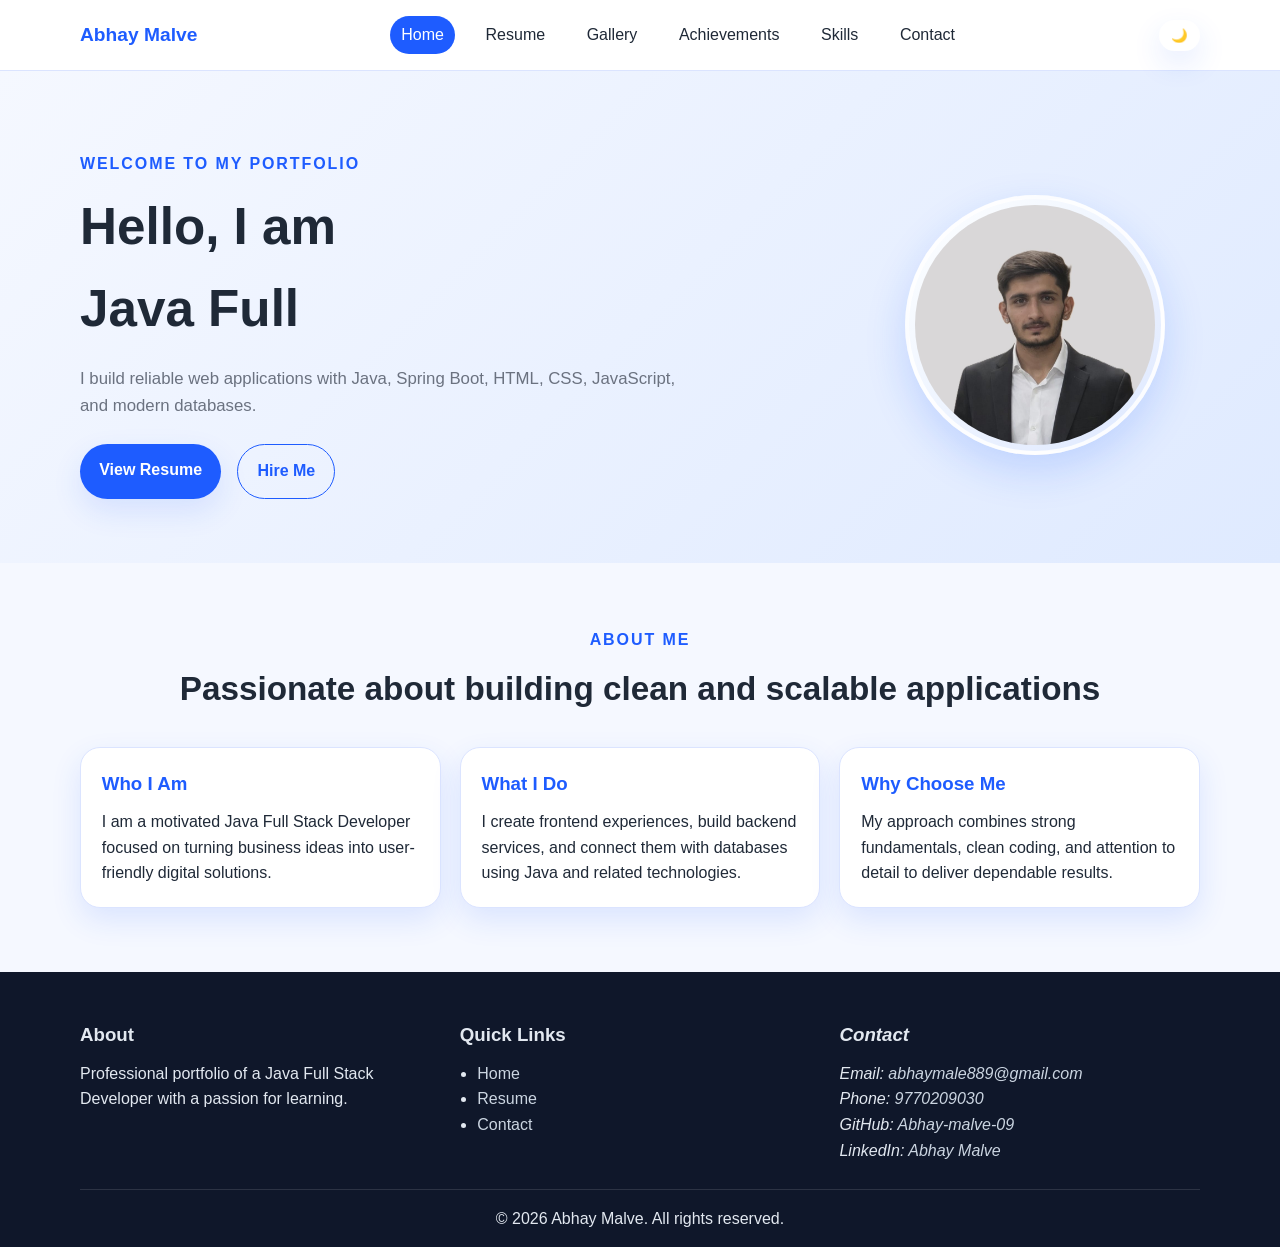
<file: index.html>
<!DOCTYPE html>
<html lang="en">
  <head>
    <meta charset="UTF-8" />
    <meta name="viewport" content="width=device-width, initial-scale=1.0" />
    <meta name="description" content="Personal portfolio website for a Java Full Stack Developer." />
    <title>Portfolio | Home</title>
    <link rel="stylesheet" href="styles.css" />
  </head>
  <body data-page="home">
    <header class="site-header">
      <div class="container nav-wrap">
        <a class="logo" href="index.html">Abhay Malve</a>
        <button class="menu-toggle" aria-label="Open navigation menu" aria-expanded="false">
          <span></span>
          <span></span>
          <span></span>
        </button>
        <nav class="site-nav" aria-label="Primary navigation">
          <a href="index.html" class="active">Home</a>
          <a href="resume.html">Resume</a>
          <a href="gallery.html">Gallery</a>
          <a href="achievements.html">Achievements</a>
          <a href="skills.html">Skills</a>
          <a href="contact.html">Contact</a>
        </nav>
        <button id="themeToggle" class="theme-toggle" aria-label="Toggle dark mode">🌙</button>
      </div>
    </header>

    <main>
      <section class="hero">
        <div class="container hero-grid">
          <div class="hero-content">
            <p class="eyebrow">Welcome to my portfolio</p>
            <h1>Hello, I am <span id="typingText">Java Full Stack Developer</span></h1>
            <p class="intro">
              I build reliable web applications with Java, Spring Boot, HTML, CSS, JavaScript,
              and modern databases.
            </p>
            <div class="hero-actions">
              <a class="btn btn-primary" href="resume.html">View Resume</a>
              <a class="btn btn-secondary" href="contact.html">Hire Me</a>
            </div>
          </div>
          <figure class="hero-visual">
            <img src="portfolioImage.jpeg" />
          </figure>
        </div>
      </section>

      <section class="section">
        <div class="container">
          <div class="section-heading">
            <p class="eyebrow">About Me</p>
            <h2>Passionate about building clean and scalable applications</h2>
          </div>
          <div class="card-grid">
            <article class="info-card">
              <h3>Who I Am</h3>
              <p>
                I am a motivated Java Full Stack Developer focused on turning business ideas
                into user-friendly digital solutions.
              </p>
            </article>
            <article class="info-card">
              <h3>What I Do</h3>
              <p>
                I create frontend experiences, build backend services, and connect them with
                databases using Java and related technologies.
              </p>
            </article>
            <article class="info-card">
              <h3>Why Choose Me</h3>
              <p>
                My approach combines strong fundamentals, clean coding, and attention to detail
                to deliver dependable results.
              </p>
            </article>
          </div>
        </div>
      </section>
    </main>

    <footer class="site-footer">
      <div class="container footer-grid">
        <div>
          <h3>About</h3>
          <p>Professional portfolio of a Java Full Stack Developer with a passion for learning.</p>
        </div>
        <div>
          <h3>Quick Links</h3>
          <ul>
            <li><a href="index.html">Home</a></li>
            <li><a href="resume.html">Resume</a></li>
            <li><a href="contact.html">Contact</a></li>
          </ul>
        </div>
        <address>
          <h3>Contact</h3>
          <p>Email: <a href="mailto:abhaymale889@gmail.com">abhaymale889@gmail.com</a></p>
          <p>Phone: <a href="tel:9770209030">9770209030</a></p>
          <p>GitHub: <a href="https://github.com/Abhay-malve-09" target="_blank" rel="noopener">Abhay-malve-09</a></p>
          <p>LinkedIn: <a href="https://www.linkedin.com/in/abhay-malve-b6796625b" target="_blank" rel="noopener">Abhay Malve</a></p>
        </address>
      </div>
      <div class="container footer-bottom">
        <p>&copy; <span id="year"></span> Abhay Malve. All rights reserved.</p>
      </div>
    </footer>

    <button id="scrollTop" class="scroll-top" aria-label="Scroll to the top">↑</button>

    <script src="script.js"></script>
  </body>
</html>
</file>
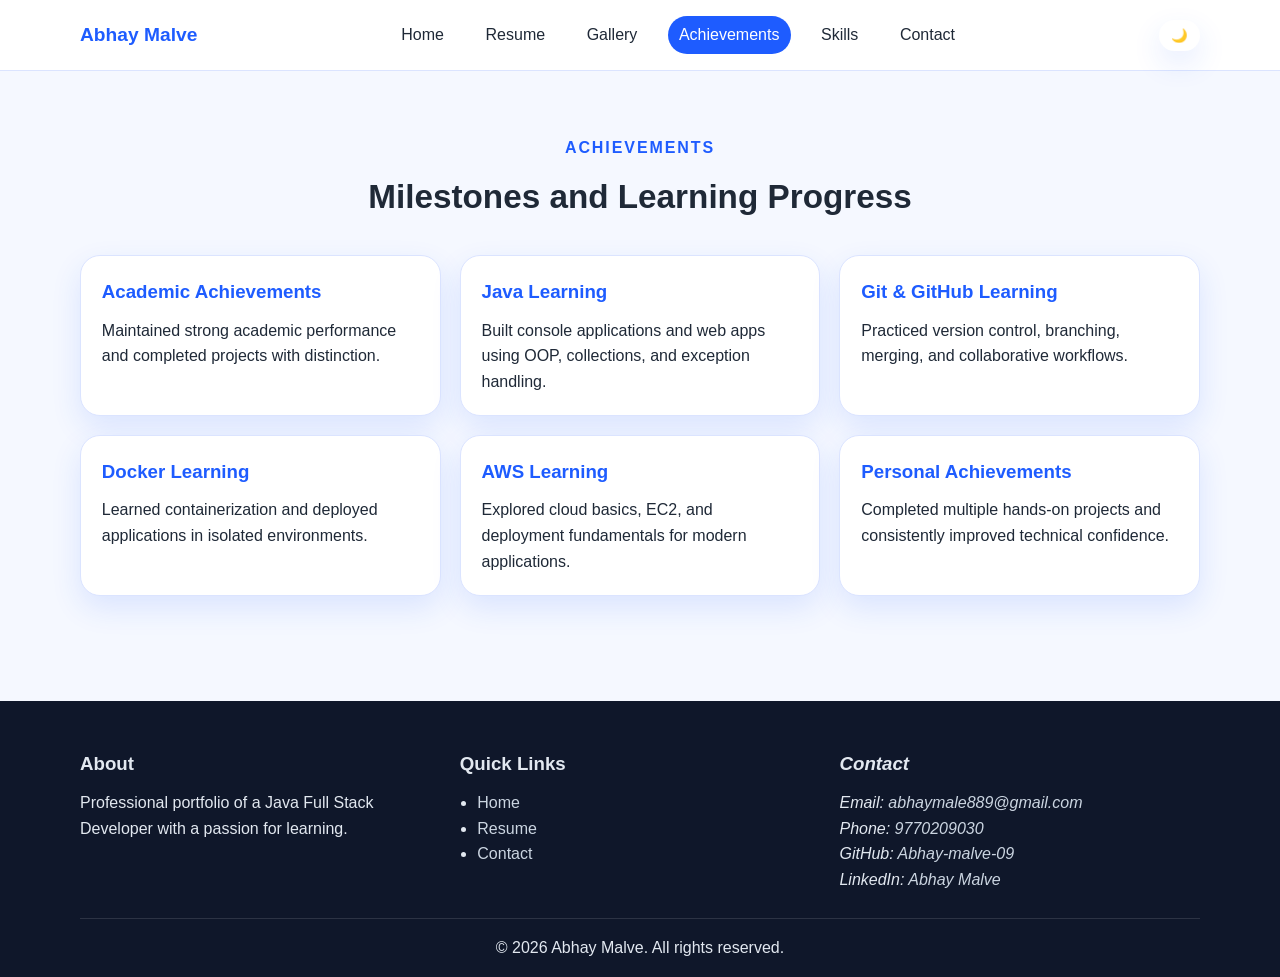
<file: achievements.html>
<!DOCTYPE html>
<html lang="en">
  <head>
    <meta charset="UTF-8" />
    <meta name="viewport" content="width=device-width, initial-scale=1.0" />
    <title>Portfolio | Achievements</title>
    <link rel="stylesheet" href="styles.css" />
  </head>
  <body data-page="achievements">
    <header class="site-header">
      <div class="container nav-wrap">
        <a class="logo" href="index.html">Abhay Malve</a>
        <button class="menu-toggle" aria-label="Open navigation menu" aria-expanded="false">
          <span></span>
          <span></span>
          <span></span>
        </button>
        <nav class="site-nav" aria-label="Primary navigation">
          <a href="index.html">Home</a>
          <a href="resume.html">Resume</a>
          <a href="gallery.html">Gallery</a>
          <a href="achievements.html" class="active">Achievements</a>
          <a href="skills.html">Skills</a>
          <a href="contact.html">Contact</a>
        </nav>
        <button id="themeToggle" class="theme-toggle" aria-label="Toggle dark mode">🌙</button>
      </div>
    </header>

    <main class="page-main">
      <section class="section">
        <div class="container">
          <div class="section-heading">
            <p class="eyebrow">Achievements</p>
            <h2>Milestones and Learning Progress</h2>
          </div>

          <div class="card-grid">
            <article class="info-card">
              <h3>Academic Achievements</h3>
              <p>Maintained strong academic performance and completed projects with distinction.</p>
            </article>
            <article class="info-card">
              <h3>Java Learning</h3>
              <p>Built console applications and web apps using OOP, collections, and exception handling.</p>
            </article>
            <article class="info-card">
              <h3>Git & GitHub Learning</h3>
              <p>Practiced version control, branching, merging, and collaborative workflows.</p>
            </article>
            <article class="info-card">
              <h3>Docker Learning</h3>
              <p>Learned containerization and deployed applications in isolated environments.</p>
            </article>
            <article class="info-card">
              <h3>AWS Learning</h3>
              <p>Explored cloud basics, EC2, and deployment fundamentals for modern applications.</p>
            </article>
            <article class="info-card">
              <h3>Personal Achievements</h3>
              <p>Completed multiple hands-on projects and consistently improved technical confidence.</p>
            </article>
          </div>
        </div>
      </section>
    </main>

    <footer class="site-footer">
      <div class="container footer-grid">
        <div>
          <h3>About</h3>
          <p>Professional portfolio of a Java Full Stack Developer with a passion for learning.</p>
        </div>
        <div>
          <h3>Quick Links</h3>
          <ul>
            <li><a href="index.html">Home</a></li>
            <li><a href="resume.html">Resume</a></li>
            <li><a href="contact.html">Contact</a></li>
          </ul>
        </div>
        <address>
          <h3>Contact</h3>
          <p>Email: <a href="mailto:abhaymale889@gmail.com">abhaymale889@gmail.com</a></p>
          <p>Phone: <a href="tel:9770209030">9770209030</a></p>
          <p>GitHub: <a href="https://github.com/Abhay-malve-09" target="_blank" rel="noopener">Abhay-malve-09</a></p>
          <p>LinkedIn: <a href="https://www.linkedin.com/in/abhay-malve-b6796625b" target="_blank" rel="noopener">Abhay Malve</a></p>
        </address>
      </div>
      <div class="container footer-bottom">
        <p>&copy; <span id="year"></span> Abhay Malve. All rights reserved.</p>
      </div>
    </footer>

    <button id="scrollTop" class="scroll-top" aria-label="Scroll to the top">↑</button>

    <script src="script.js"></script>
  </body>
</html>
</file>
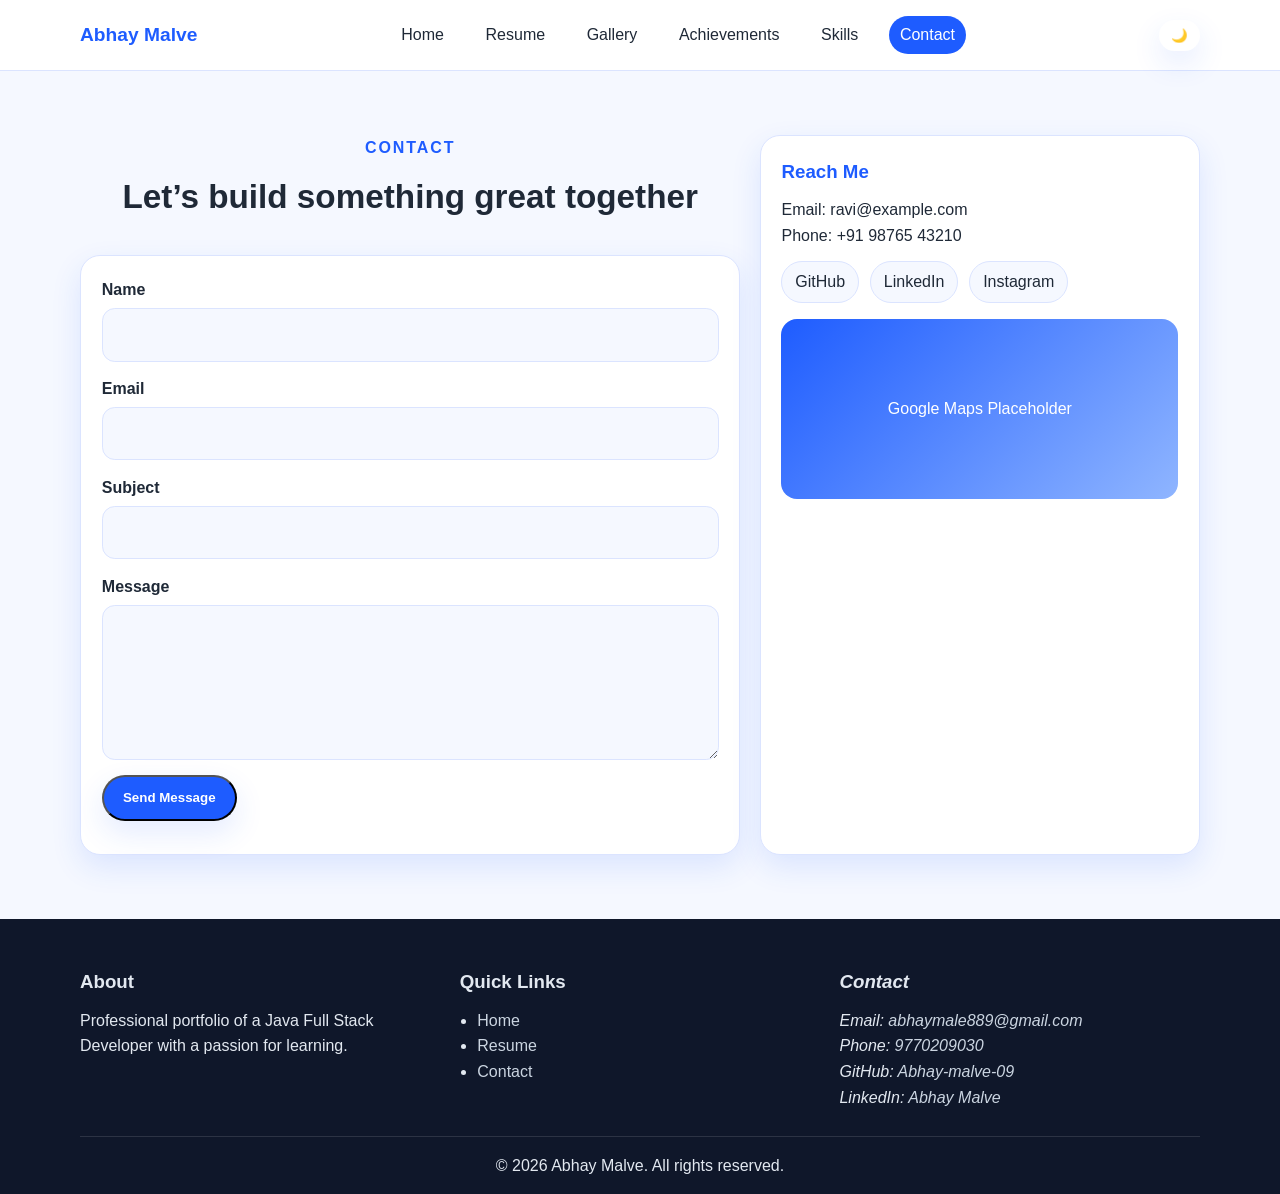
<file: contact.html>
<!DOCTYPE html>
<html lang="en">
  <head>
    <meta charset="UTF-8" />
    <meta name="viewport" content="width=device-width, initial-scale=1.0" />
    <title>Portfolio | Contact</title>
    <link rel="stylesheet" href="styles.css" />
  </head>
  <body data-page="contact">
    <header class="site-header">
      <div class="container nav-wrap">
        <a class="logo" href="index.html">Abhay Malve</a>
        <button class="menu-toggle" aria-label="Open navigation menu" aria-expanded="false">
          <span></span>
          <span></span>
          <span></span>
        </button>
        <nav class="site-nav" aria-label="Primary navigation">
          <a href="index.html">Home</a>
          <a href="resume.html">Resume</a>
          <a href="gallery.html">Gallery</a>
          <a href="achievements.html">Achievements</a>
          <a href="skills.html">Skills</a>
          <a href="contact.html" class="active">Contact</a>
        </nav>
        <button id="themeToggle" class="theme-toggle" aria-label="Toggle dark mode">🌙</button>
      </div>
    </header>

    <main class="page-main">
      <section class="section">
        <div class="container contact-grid">
          <div>
            <div class="section-heading">
              <p class="eyebrow">Contact</p>
              <h2>Let’s build something great together</h2>
            </div>
            <form id="contactForm" class="contact-form" novalidate>
              <label>
                Name
                <input type="text" id="name" name="name" required />
              </label>
              <label>
                Email
                <input type="email" id="email" name="email" required />
              </label>
              <label>
                Subject
                <input type="text" id="subject" name="subject" required />
              </label>
              <label>
                Message
                <textarea id="message" name="message" rows="5" required></textarea>
              </label>
              <button type="submit" class="btn btn-primary">Send Message</button>
              <p id="formStatus" class="form-status" aria-live="polite"></p>
            </form>
          </div>

          <aside class="contact-sidebar">
            <h3>Reach Me</h3>
            <p>Email: ravi@example.com</p>
            <p>Phone: +91 98765 43210</p>
            <div class="social-links">
              <a href="#" aria-label="GitHub">GitHub</a>
              <a href="#" aria-label="LinkedIn">LinkedIn</a>
              <a href="#" aria-label="Instagram">Instagram</a>
            </div>
            <div class="map-placeholder">
              <p>Google Maps Placeholder</p>
            </div>
          </aside>
        </div>
      </section>
    </main>

    <footer class="site-footer">
      <div class="container footer-grid">
        <div>
          <h3>About</h3>
          <p>Professional portfolio of a Java Full Stack Developer with a passion for learning.</p>
        </div>
        <div>
          <h3>Quick Links</h3>
          <ul>
            <li><a href="index.html">Home</a></li>
            <li><a href="resume.html">Resume</a></li>
            <li><a href="contact.html">Contact</a></li>
          </ul>
        </div>
        <address>
          <h3>Contact</h3>
          <p>Email: <a href="mailto:abhaymale889@gmail.com">abhaymale889@gmail.com</a></p>
          <p>Phone: <a href="tel:9770209030">9770209030</a></p>
          <p>GitHub: <a href="https://github.com/Abhay-malve-09" target="_blank" rel="noopener">Abhay-malve-09</a></p>
          <p>LinkedIn: <a href="https://www.linkedin.com/in/abhay-malve-b6796625b" target="_blank" rel="noopener">Abhay Malve</a></p>
        </address>
      </div>
      <div class="container footer-bottom">
        <p>&copy; <span id="year"></span> Abhay Malve. All rights reserved.</p>
      </div>
    </footer>

    <button id="scrollTop" class="scroll-top" aria-label="Scroll to the top">↑</button>

    <script src="script.js"></script>
  </body>
</html>
</file>
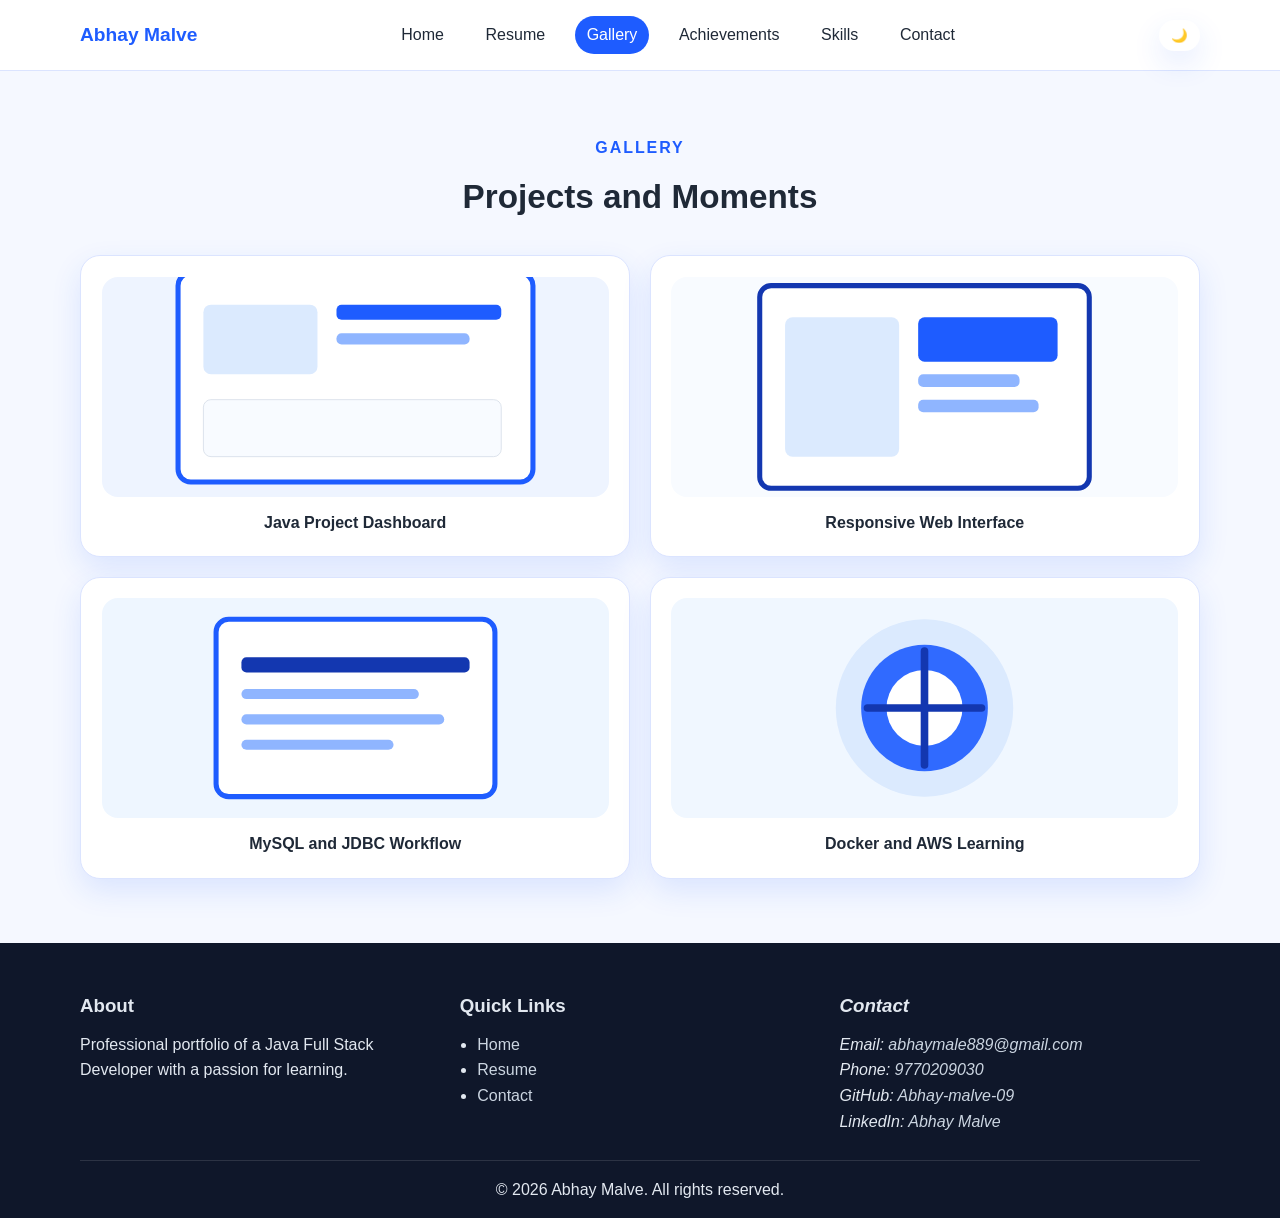
<file: gallery.html>
<!DOCTYPE html>
<html lang="en">
  <head>
    <meta charset="UTF-8" />
    <meta name="viewport" content="width=device-width, initial-scale=1.0" />
    <title>Portfolio | Gallery</title>
    <link rel="stylesheet" href="styles.css" />
  </head>
  <body data-page="gallery">
    <header class="site-header">
      <div class="container nav-wrap">
        <a class="logo" href="index.html">Abhay Malve</a>
        <button class="menu-toggle" aria-label="Open navigation menu" aria-expanded="false">
          <span></span>
          <span></span>
          <span></span>
        </button>
        <nav class="site-nav" aria-label="Primary navigation">
          <a href="index.html">Home</a>
          <a href="resume.html">Resume</a>
          <a href="gallery.html" class="active">Gallery</a>
          <a href="achievements.html">Achievements</a>
          <a href="skills.html">Skills</a>
          <a href="contact.html">Contact</a>
        </nav>
        <button id="themeToggle" class="theme-toggle" aria-label="Toggle dark mode">🌙</button>
      </div>
    </header>

    <main class="page-main">
      <section class="section">
        <div class="container">
          <div class="section-heading">
            <p class="eyebrow">Gallery</p>
            <h2>Projects and Moments</h2>
          </div>

          <div class="gallery-grid">
            <figure class="gallery-card">
              <img src="images/project-1.svg" alt="Java project illustration" />
              <figcaption>Java Project Dashboard</figcaption>
            </figure>
            <figure class="gallery-card">
              <img src="images/project-2.svg" alt="Web app illustration" />
              <figcaption>Responsive Web Interface</figcaption>
            </figure>
            <figure class="gallery-card">
              <img src="images/project-3.svg" alt="Database illustration" />
              <figcaption>MySQL and JDBC Workflow</figcaption>
            </figure>
            <figure class="gallery-card">
              <img src="images/project-4.svg" alt="Cloud deployment illustration" />
              <figcaption>Docker and AWS Learning</figcaption>
            </figure>
          </div>
        </div>
      </section>
    </main>

    <footer class="site-footer">
      <div class="container footer-grid">
        <div>
          <h3>About</h3>
          <p>Professional portfolio of a Java Full Stack Developer with a passion for learning.</p>
        </div>
        <div>
          <h3>Quick Links</h3>
          <ul>
            <li><a href="index.html">Home</a></li>
            <li><a href="resume.html">Resume</a></li>
            <li><a href="contact.html">Contact</a></li>
          </ul>
        </div>
        <address>
          <h3>Contact</h3>
          <p>Email: <a href="mailto:abhaymale889@gmail.com">abhaymale889@gmail.com</a></p>
          <p>Phone: <a href="tel:9770209030">9770209030</a></p>
          <p>GitHub: <a href="https://github.com/Abhay-malve-09" target="_blank" rel="noopener">Abhay-malve-09</a></p>
          <p>LinkedIn: <a href="https://www.linkedin.com/in/abhay-malve-b6796625b" target="_blank" rel="noopener">Abhay Malve</a></p>
        </address>
      </div>
      <div class="container footer-bottom">
        <p>&copy; <span id="year"></span> Abhay Malve. All rights reserved.</p>
      </div>
    </footer>

    <button id="scrollTop" class="scroll-top" aria-label="Scroll to the top">↑</button>

    <script src="script.js"></script>
  </body>
</html>
</file>
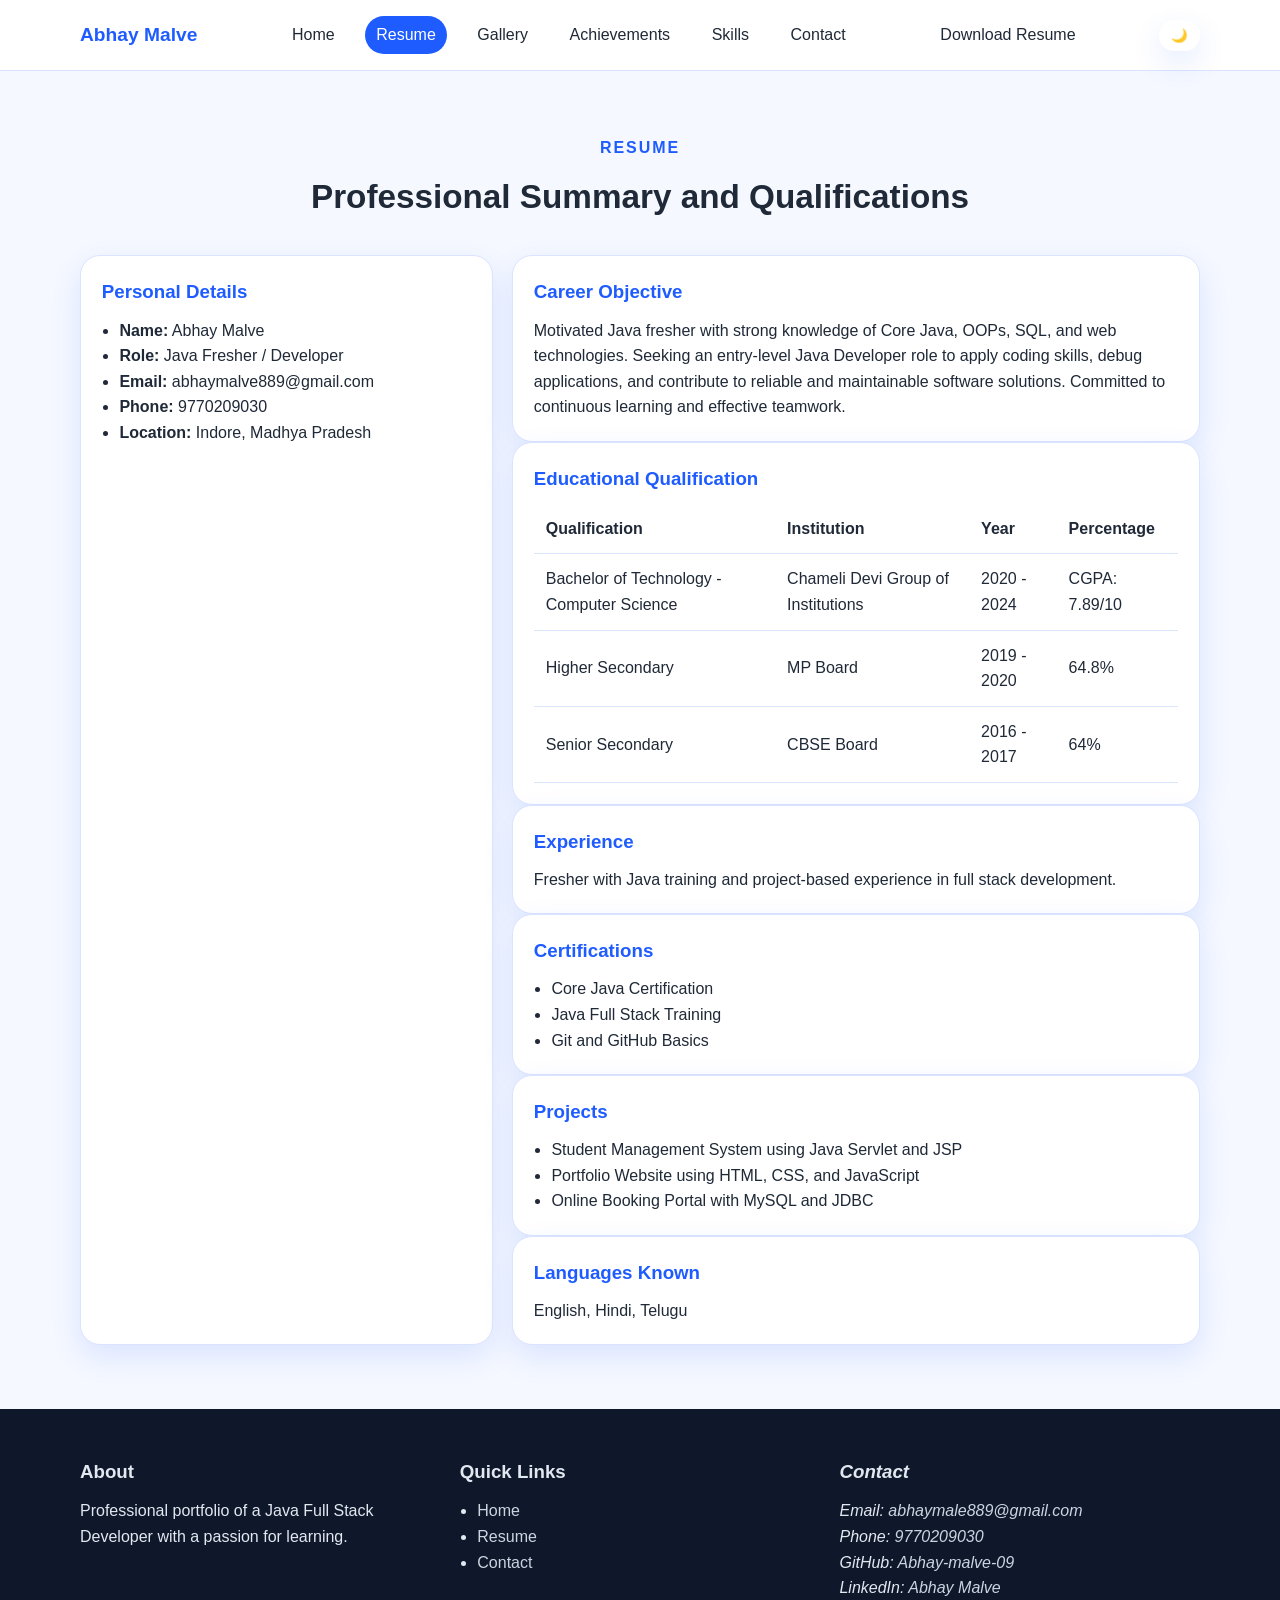
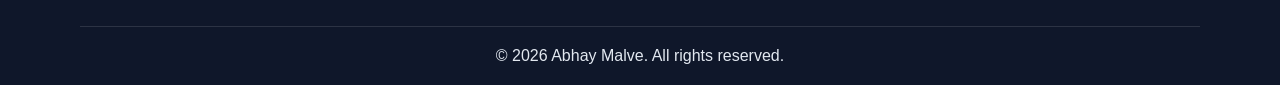
<file: resume.html>
<!DOCTYPE html>
<html lang="en">
  <head>
    <meta charset="UTF-8" />
    <meta name="viewport" content="width=device-width, initial-scale=1.0" />
    <title>Portfolio | Resume</title>
    <link rel="stylesheet" href="styles.css" />
  </head>
  <body data-page="resume">
    <header class="site-header">
      <div class="container nav-wrap">
        <a class="logo" href="index.html">Abhay Malve</a>
        <button class="menu-toggle" aria-label="Open navigation menu" aria-expanded="false">
          <span></span>
          <span></span>
          <span></span>
        </button>
        <nav class="site-nav" aria-label="Primary navigation">
          <a href="index.html">Home</a>
          <a href="resume.html" class="active">Resume</a>
          <a href="gallery.html">Gallery</a>
          <a href="achievements.html">Achievements</a>
          <a href="skills.html">Skills</a>
          <a href="contact.html">Contact</a>
        </nav>
        <a class="download-btn" href="ABHAY%20Malve.....pdf" download aria-label="Download resume">Download Resume</a>
        <button id="themeToggle" class="theme-toggle" aria-label="Toggle dark mode">🌙</button>
      </div>
    </header>

    <main class="page-main">
      <section class="section">
        <div class="container">
          <div class="section-heading">
            <p class="eyebrow">Resume</p>
            <h2>Professional Summary and Qualifications</h2>
          </div>

          <!-- PDF viewer removed — resume content is populated below -->

          <div class="resume-layout">
            <aside class="resume-card">
              <h3>Personal Details</h3>
              <ul class="detail-list">
                <li><strong>Name:</strong> <span id="res_name">Abhay Malve</span></li>
                <li><strong>Role:</strong> <span id="res_role">Java Fresher / Developer</span></li>
                <li><strong>Email:</strong> <span id="res_email">abhaymalve889@gmail.com</span></li>
                <li><strong>Phone:</strong> <span id="res_phone">9770209030</span></li>
                <li><strong>Location:</strong> <span id="res_location">Indore, Madhya Pradesh</span></li>
              </ul>
            </aside>

            <div class="resume-content">
              <article class="resume-card">
                <h3>Career Objective</h3>
                <p id="res_objective">
                  Motivated Java fresher with strong knowledge of Core Java, OOPs, SQL, and web technologies. Seeking an entry-level Java Developer role to apply coding skills, debug applications, and contribute to reliable and maintainable software solutions. Committed to continuous learning and effective teamwork.
                </p>
              </article>

              <article class="resume-card">
                <h3>Educational Qualification</h3>
                <table class="resume-table">
                  <thead>
                    <tr>
                      <th>Qualification</th>
                      <th>Institution</th>
                      <th>Year</th>
                      <th>Percentage</th>
                    </tr>
                  </thead>
                  <tbody>
                    <tr>
                      <td>Bachelor of Technology - Computer Science</td>
                      <td>Chameli Devi Group of Institutions</td>
                      <td>2020 - 2024</td>
                      <td>CGPA: 7.89/10</td>
                    </tr>
                    <tr>
                      <td>Higher Secondary</td>
                      <td>MP Board</td>
                      <td>2019 - 2020</td>
                      <td>64.8%</td>
                    </tr>
                    <tr>
                      <td>Senior Secondary</td>
                      <td>CBSE Board</td>
                      <td>2016 - 2017</td>
                      <td>64%</td>
                    </tr>
                  </tbody>
                </table>
                <div id="educationBody" style="display:none"></div>
              </article>

              <article class="resume-card">
                <h3>Experience</h3>
                <p id="res_experience">Fresher with Java training and project-based experience in full stack development.</p>
              </article>

              <article class="resume-card">
                <h3>Certifications</h3>
                <ul id="res_certifications">
                  <li>Core Java Certification</li>
                  <li>Java Full Stack Training</li>
                  <li>Git and GitHub Basics</li>
                </ul>
              </article>

              <article class="resume-card">
                <h3>Projects</h3>
                <ul id="res_projects">
                  <li>Student Management System using Java Servlet and JSP</li>
                  <li>Portfolio Website using HTML, CSS, and JavaScript</li>
                  <li>Online Booking Portal with MySQL and JDBC</li>
                </ul>
              </article>

              <article class="resume-card">
                <h3>Languages Known</h3>
                <p id="res_languages">English, Hindi, Telugu</p>
              </article>
            </div>
          </div>
          <!-- PDF controls removed; content populated from uploaded PDF and hard-coded into the page -->
        </div>
      </section>
    </main>

    <footer class="site-footer">
      <div class="container footer-grid">
        <div>
          <h3>About</h3>
          <p>Professional portfolio of a Java Full Stack Developer with a passion for learning.</p>
        </div>
        <div>
          <h3>Quick Links</h3>
          <ul>
            <li><a href="index.html">Home</a></li>
            <li><a href="resume.html">Resume</a></li>
            <li><a href="contact.html">Contact</a></li>
          </ul>
        </div>
        <address>
          <h3>Contact</h3>
          <p>Email: <a href="mailto:abhaymale889@gmail.com">abhaymale889@gmail.com</a></p>
          <p>Phone: <a href="tel:9770209030">9770209030</a></p>
          <p>GitHub: <a href="https://github.com/Abhay-malve-09" target="_blank" rel="noopener">Abhay-malve-09</a></p>
          <p>LinkedIn: <a href="https://www.linkedin.com/in/abhay-malve-b6796625b" target="_blank" rel="noopener">Abhay Malve</a></p>
        </address>
      </div>
      <div class="container footer-bottom">
        <p>&copy; <span id="year"></span> Abhay Malve. All rights reserved.</p>
      </div>
    </footer>

    <button id="scrollTop" class="scroll-top" aria-label="Scroll to the top">↑</button>

    <script src="script.js"></script>
  </body>
</html>
</file>
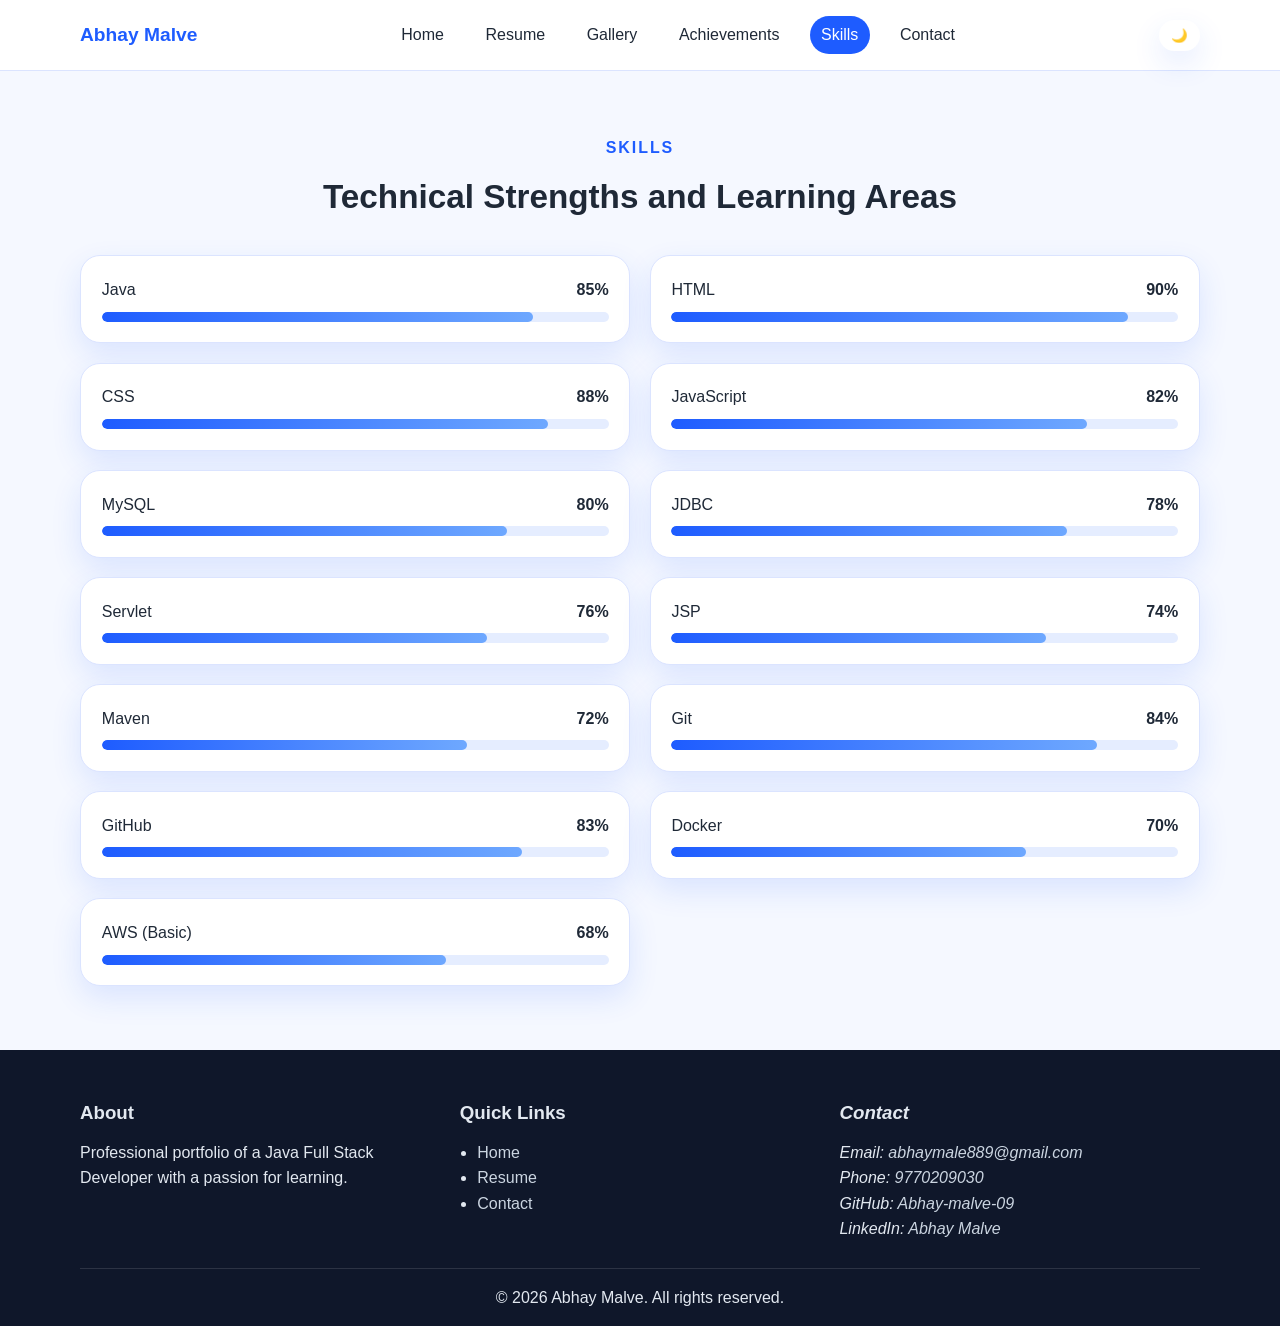
<file: skills.html>
<!DOCTYPE html>
<html lang="en">
  <head>
    <meta charset="UTF-8" />
    <meta name="viewport" content="width=device-width, initial-scale=1.0" />
    <title>Portfolio | Skills</title>
    <link rel="stylesheet" href="styles.css" />
  </head>
  <body data-page="skills">
    <header class="site-header">
      <div class="container nav-wrap">
        <a class="logo" href="index.html">Abhay Malve</a>
        <button class="menu-toggle" aria-label="Open navigation menu" aria-expanded="false">
          <span></span>
          <span></span>
          <span></span>
        </button>
        <nav class="site-nav" aria-label="Primary navigation">
          <a href="index.html">Home</a>
          <a href="resume.html">Resume</a>
          <a href="gallery.html">Gallery</a>
          <a href="achievements.html">Achievements</a>
          <a href="skills.html" class="active">Skills</a>
          <a href="contact.html">Contact</a>
        </nav>
        <button id="themeToggle" class="theme-toggle" aria-label="Toggle dark mode">🌙</button>
      </div>
    </header>

    <main class="page-main">
      <section class="section">
        <div class="container">
          <div class="section-heading">
            <p class="eyebrow">Skills</p>
            <h2>Technical Strengths and Learning Areas</h2>
          </div>

          <div class="skills-grid">
            <article class="skill-card">
              <div class="skill-title"><span>Java</span><strong>85%</strong></div>
              <div class="progress-bar"><span style="--skill: 85%"></span></div>
            </article>
            <article class="skill-card">
              <div class="skill-title"><span>HTML</span><strong>90%</strong></div>
              <div class="progress-bar"><span style="--skill: 90%"></span></div>
            </article>
            <article class="skill-card">
              <div class="skill-title"><span>CSS</span><strong>88%</strong></div>
              <div class="progress-bar"><span style="--skill: 88%"></span></div>
            </article>
            <article class="skill-card">
              <div class="skill-title"><span>JavaScript</span><strong>82%</strong></div>
              <div class="progress-bar"><span style="--skill: 82%"></span></div>
            </article>
            <article class="skill-card">
              <div class="skill-title"><span>MySQL</span><strong>80%</strong></div>
              <div class="progress-bar"><span style="--skill: 80%"></span></div>
            </article>
            <article class="skill-card">
              <div class="skill-title"><span>JDBC</span><strong>78%</strong></div>
              <div class="progress-bar"><span style="--skill: 78%"></span></div>
            </article>
            <article class="skill-card">
              <div class="skill-title"><span>Servlet</span><strong>76%</strong></div>
              <div class="progress-bar"><span style="--skill: 76%"></span></div>
            </article>
            <article class="skill-card">
              <div class="skill-title"><span>JSP</span><strong>74%</strong></div>
              <div class="progress-bar"><span style="--skill: 74%"></span></div>
            </article>
            <article class="skill-card">
              <div class="skill-title"><span>Maven</span><strong>72%</strong></div>
              <div class="progress-bar"><span style="--skill: 72%"></span></div>
            </article>
            <article class="skill-card">
              <div class="skill-title"><span>Git</span><strong>84%</strong></div>
              <div class="progress-bar"><span style="--skill: 84%"></span></div>
            </article>
            <article class="skill-card">
              <div class="skill-title"><span>GitHub</span><strong>83%</strong></div>
              <div class="progress-bar"><span style="--skill: 83%"></span></div>
            </article>
            <article class="skill-card">
              <div class="skill-title"><span>Docker</span><strong>70%</strong></div>
              <div class="progress-bar"><span style="--skill: 70%"></span></div>
            </article>
            <article class="skill-card">
              <div class="skill-title"><span>AWS (Basic)</span><strong>68%</strong></div>
              <div class="progress-bar"><span style="--skill: 68%"></span></div>
            </article>
          </div>
        </div>
      </section>
    </main>

    <footer class="site-footer">
      <div class="container footer-grid">
        <div>
          <h3>About</h3>
          <p>Professional portfolio of a Java Full Stack Developer with a passion for learning.</p>
        </div>
        <div>
          <h3>Quick Links</h3>
          <ul>
            <li><a href="index.html">Home</a></li>
            <li><a href="resume.html">Resume</a></li>
            <li><a href="contact.html">Contact</a></li>
          </ul>
        </div>
        <address>
          <h3>Contact</h3>
          <p>Email: <a href="mailto:abhaymale889@gmail.com">abhaymale889@gmail.com</a></p>
          <p>Phone: <a href="tel:9770209030">9770209030</a></p>
          <p>GitHub: <a href="https://github.com/Abhay-malve-09" target="_blank" rel="noopener">Abhay-malve-09</a></p>
          <p>LinkedIn: <a href="https://www.linkedin.com/in/abhay-malve-b6796625b" target="_blank" rel="noopener">Abhay Malve</a></p>
        </address>
      </div>
      <div class="container footer-bottom">
        <p>&copy; <span id="year"></span> Abhay Malve. All rights reserved.</p>
      </div>
    </footer>

    <button id="scrollTop" class="scroll-top" aria-label="Scroll to the top">↑</button>

    <script src="script.js"></script>
  </body>
</html>
</file>
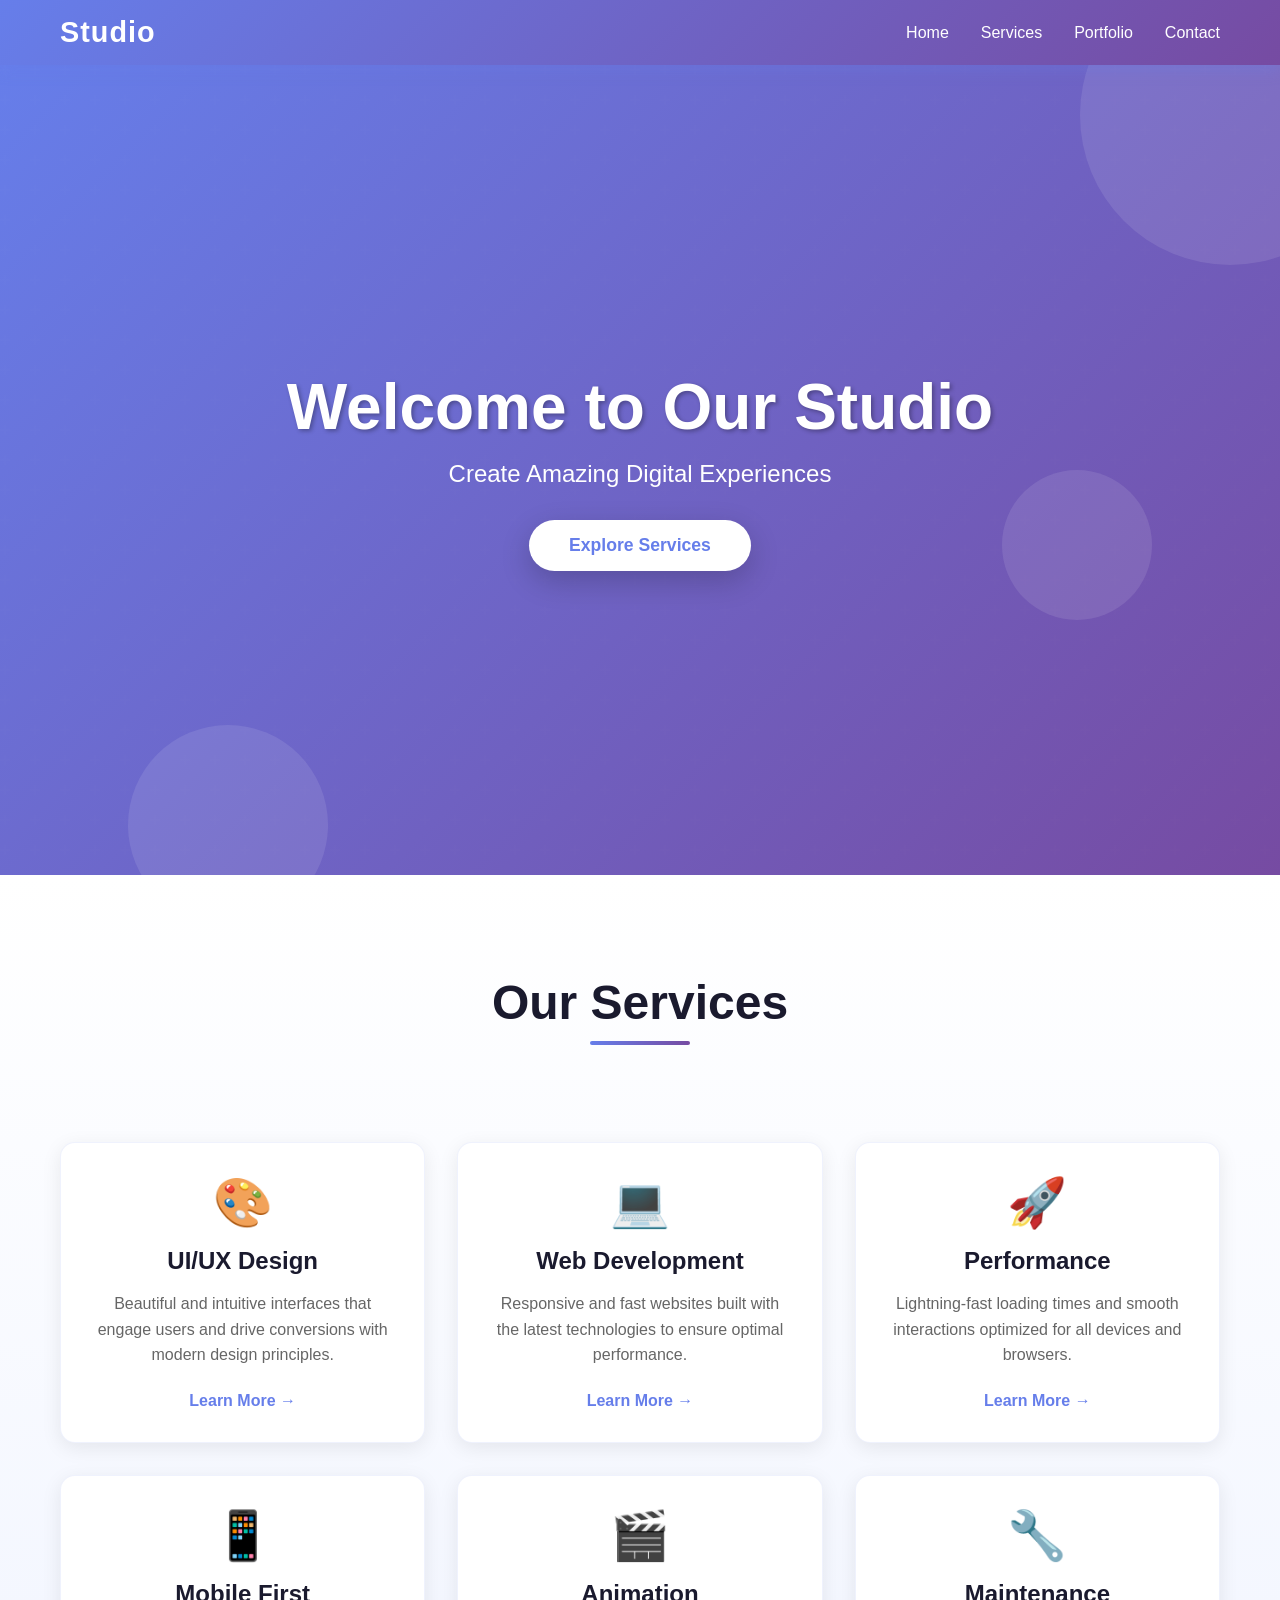
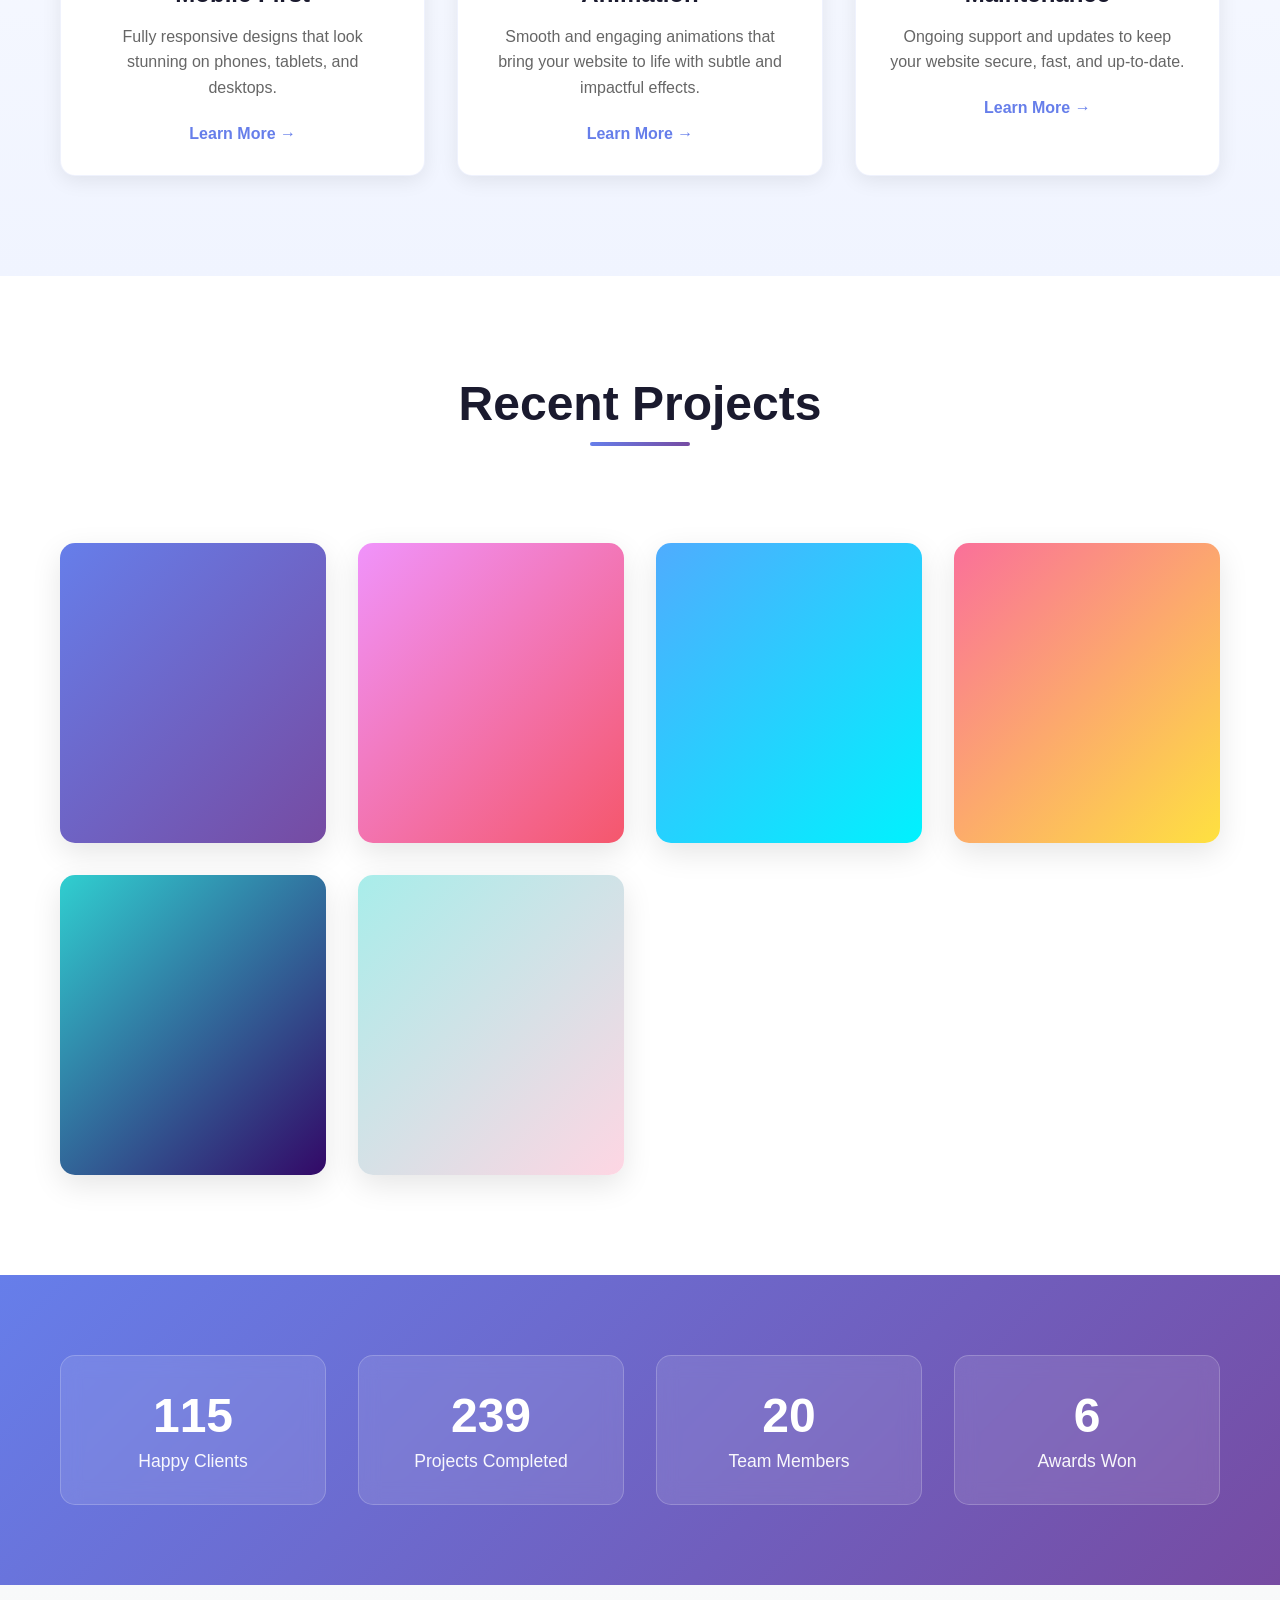
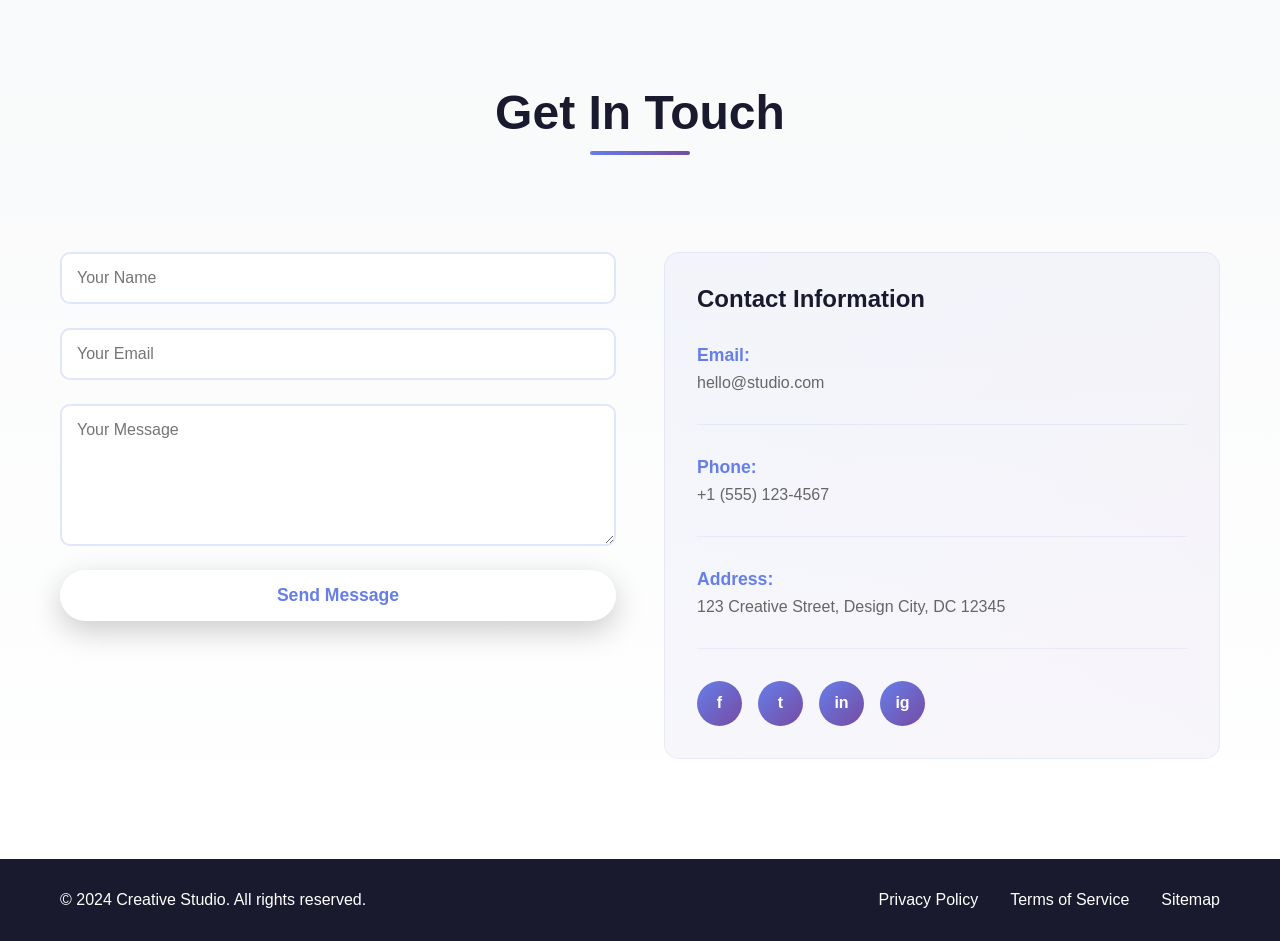
<file: Test.html>
<!DOCTYPE html>
<html lang="en">
<head>
    <meta charset="UTF-8">
    <meta name="viewport" content="width=device-width, initial-scale=1.0">
    <title>Creative Studio - Your Digital Gateway</title>
    <style>
        * {
            margin: 0;
            padding: 0;
            box-sizing: border-box;
        }

        :root {
            --primary: #667eea;
            --secondary: #764ba2;
            --accent: #f5576c;
            --dark: #1a1a2e;
            --light: #f8f9fa;
            --text: #333333;
            --white: #ffffff;
        }

        html {
            scroll-behavior: smooth;
        }

        body {
            font-family: 'Segoe UI', Tahoma, Geneva, Verdana, sans-serif;
            color: var(--text);
            background-color: var(--white);
            overflow-x: hidden;
        }

        .container {
            max-width: 1200px;
            margin: 0 auto;
            padding: 0 20px;
        }

        /* ===== NAVIGATION ===== */
        .navbar {
            background: linear-gradient(135deg, var(--primary) 0%, var(--secondary) 100%);
            color: var(--white);
            padding: 1rem 0;
            position: sticky;
            top: 0;
            z-index: 1000;
            box-shadow: 0 4px 15px rgba(102, 126, 234, 0.3);
        }

        .nav-wrapper {
            display: flex;
            justify-content: space-between;
            align-items: center;
        }

        .logo h1 {
            font-size: 1.8rem;
            font-weight: 700;
            letter-spacing: 1px;
        }

        .nav-menu {
            display: flex;
            list-style: none;
            gap: 2rem;
        }

        .nav-menu a {
            color: var(--white);
            text-decoration: none;
            font-weight: 500;
            transition: all 0.3s ease;
            position: relative;
        }

        .nav-menu a:hover {
            color: #fff;
            transform: translateY(-2px);
        }

        .nav-menu a::after {
            content: '';
            position: absolute;
            bottom: -5px;
            left: 0;
            width: 0;
            height: 2px;
            background: var(--white);
            transition: width 0.3s ease;
        }

        .nav-menu a:hover::after {
            width: 100%;
        }

        .menu-toggle {
            display: none;
            flex-direction: column;
            background: none;
            border: none;
            cursor: pointer;
            gap: 6px;
        }

        .menu-toggle span {
            width: 25px;
            height: 3px;
            background: var(--white);
            border-radius: 2px;
            transition: 0.3s;
        }

        /* ===== HERO SECTION ===== */
        .hero {
            background: linear-gradient(135deg, var(--primary) 0%, var(--secondary) 100%);
            color: var(--white);
            padding: 120px 0;
            position: relative;
            overflow: hidden;
            min-height: 90vh;
            display: flex;
            align-items: center;
            justify-content: center;
        }

        .hero::before {
            content: '';
            position: absolute;
            top: 0;
            left: 0;
            right: 0;
            bottom: 0;
            background: url("data:image/svg+xml,%3Csvg width='60' height='60' viewBox='0 0 60 60' xmlns='http://www.w3.org/2000/svg'%3E%3Cg fill='none' fill-rule='evenodd'%3E%3Cg fill='%23ffffff' fill-opacity='0.05'%3E%3Cpath d='M36 34v-4h-2v4h-4v2h4v4h2v-4h4v-2h-4zm0-30V0h-2v4h-4v2h4v4h2V6h4V4h-4zM6 34v-4H4v4H0v2h4v4h2v-4h4v-2H6zM6 4V0H4v4H0v2h4v4h2V6h4V4H6z'/%3E%3C/g%3E%3C/g%3E%3C/svg%3E");
            opacity: 0.1;
            animation: slide 20s linear infinite;
        }

        @keyframes slide {
            0% { transform: translate(0, 0); }
            100% { transform: translate(60px, 60px); }
        }

        .hero-content {
            text-align: center;
            position: relative;
            z-index: 2;
            animation: fadeInUp 0.8s ease;
        }

        .hero-title {
            font-size: 4rem;
            font-weight: 800;
            margin-bottom: 1rem;
            text-shadow: 2px 2px 4px rgba(0, 0, 0, 0.3);
            animation: slideDown 0.8s ease;
        }

        .hero-subtitle {
            font-size: 1.5rem;
            margin-bottom: 2rem;
            opacity: 0.95;
            animation: slideUp 0.8s ease 0.2s both;
        }

        .hero-shapes {
            position: absolute;
            width: 100%;
            height: 100%;
            top: 0;
            left: 0;
            z-index: 1;
        }

        .shape {
            position: absolute;
            opacity: 0.1;
            border-radius: 50%;
        }

        .shape-1 {
            width: 300px;
            height: 300px;
            top: -100px;
            right: -100px;
            background: var(--white);
            animation: float 6s ease-in-out infinite;
        }

        .shape-2 {
            width: 200px;
            height: 200px;
            bottom: -50px;
            left: 10%;
            background: var(--white);
            animation: float 8s ease-in-out infinite 1s;
        }

        .shape-3 {
            width: 150px;
            height: 150px;
            top: 50%;
            right: 10%;
            background: var(--white);
            animation: float 7s ease-in-out infinite 2s;
        }

        @keyframes float {
            0%, 100% { transform: translateY(0px); }
            50% { transform: translateY(30px); }
        }

        @keyframes fadeInUp {
            from {
                opacity: 0;
                transform: translateY(30px);
            }
            to {
                opacity: 1;
                transform: translateY(0);
            }
        }

        @keyframes slideDown {
            from {
                opacity: 0;
                transform: translateY(-30px);
            }
            to {
                opacity: 1;
                transform: translateY(0);
            }
        }

        @keyframes slideUp {
            from {
                opacity: 0;
                transform: translateY(30px);
            }
            to {
                opacity: 1;
                transform: translateY(0);
            }
        }

        .cta-button {
            background: var(--white);
            color: var(--primary);
            border: none;
            padding: 15px 40px;
            font-size: 1.1rem;
            font-weight: 600;
            border-radius: 50px;
            cursor: pointer;
            transition: all 0.3s ease;
            box-shadow: 0 10px 30px rgba(0, 0, 0, 0.2);
            position: relative;
            overflow: hidden;
            animation: slideUp 0.8s ease 0.4s both;
        }

        .cta-button::before {
            content: '';
            position: absolute;
            top: 0;
            left: -100%;
            width: 100%;
            height: 100%;
            background: linear-gradient(90deg, transparent, rgba(255, 255, 255, 0.3), transparent);
            transition: left 0.5s ease;
        }

        .cta-button:hover {
            transform: translateY(-3px);
            box-shadow: 0 15px 40px rgba(0, 0, 0, 0.3);
            background: var(--light);
        }

        .cta-button:hover::before {
            left: 100%;
        }

        /* ===== SERVICES SECTION ===== */
        .services {
            padding: 100px 0;
            background: linear-gradient(to bottom, var(--white), #f0f4ff);
        }

        .section-title {
            font-size: 3rem;
            text-align: center;
            margin-bottom: 4rem;
            color: var(--dark);
            position: relative;
            display: inline-block;
            width: 100%;
        }

        .section-title::after {
            content: '';
            position: absolute;
            bottom: -15px;
            left: 50%;
            transform: translateX(-50%);
            width: 100px;
            height: 4px;
            background: linear-gradient(90deg, var(--primary), var(--secondary));
            border-radius: 2px;
        }

        .services-grid {
            display: grid;
            grid-template-columns: repeat(auto-fit, minmax(300px, 1fr));
            gap: 2rem;
            margin-top: 3rem;
        }

        .service-card {
            background: var(--white);
            padding: 2rem;
            border-radius: 15px;
            text-align: center;
            cursor: pointer;
            transition: all 0.3s ease;
            box-shadow: 0 5px 20px rgba(0, 0, 0, 0.08);
            border: 1px solid rgba(102, 126, 234, 0.1);
            position: relative;
            overflow: hidden;
        }

        .service-card::before {
            content: '';
            position: absolute;
            top: 0;
            left: 0;
            right: 0;
            height: 4px;
            background: linear-gradient(90deg, var(--primary), var(--secondary));
            transform: scaleX(0);
            transform-origin: left;
            transition: transform 0.3s ease;
        }

        .service-card:hover::before {
            transform: scaleX(1);
        }

        .service-card:hover {
            transform: translateY(-10px);
            box-shadow: 0 15px 40px rgba(102, 126, 234, 0.2);
            background: linear-gradient(135deg, rgba(102, 126, 234, 0.02), rgba(118, 75, 162, 0.02));
        }

        .service-icon {
            font-size: 3rem;
            margin-bottom: 1rem;
            display: inline-block;
            animation: bounce 2s ease-in-out infinite;
        }

        .service-card:hover .service-icon {
            animation: spin 0.6s ease;
        }

        @keyframes bounce {
            0%, 100% { transform: translateY(0); }
            50% { transform: translateY(-10px); }
        }

        @keyframes spin {
            from { transform: rotateY(0); }
            to { transform: rotateY(360deg); }
        }

        .service-card h3 {
            font-size: 1.5rem;
            margin-bottom: 1rem;
            color: var(--dark);
        }

        .service-card p {
            color: #666;
            line-height: 1.6;
            margin-bottom: 1.5rem;
        }

        .service-link {
            color: var(--primary);
            text-decoration: none;
            font-weight: 600;
            transition: all 0.3s ease;
            display: inline-block;
        }

        .service-link:hover {
            color: var(--secondary);
            transform: translateX(5px);
        }

        /* ===== PORTFOLIO SECTION ===== */
        .portfolio {
            padding: 100px 0;
            background: var(--white);
        }

        .portfolio-grid {
            display: grid;
            grid-template-columns: repeat(auto-fit, minmax(250px, 1fr));
            gap: 2rem;
            margin-top: 3rem;
        }

        .portfolio-item {
            height: 300px;
            border-radius: 15px;
            cursor: pointer;
            position: relative;
            overflow: hidden;
            box-shadow: 0 10px 30px rgba(0, 0, 0, 0.1);
            transition: all 0.3s ease;
        }

        .portfolio-item::before {
            content: '';
            position: absolute;
            top: 0;
            left: 0;
            right: 0;
            bottom: 0;
            background: rgba(0, 0, 0, 0);
            transition: background 0.3s ease;
            z-index: 1;
        }

        .portfolio-item:hover::before {
            background: rgba(0, 0, 0, 0.5);
        }

        .portfolio-overlay {
            position: absolute;
            top: 0;
            left: 0;
            right: 0;
            bottom: 0;
            display: flex;
            flex-direction: column;
            justify-content: center;
            align-items: center;
            color: var(--white);
            text-align: center;
            z-index: 2;
            opacity: 0;
            transition: all 0.3s ease;
        }

        .portfolio-item:hover .portfolio-overlay {
            opacity: 1;
        }

        .portfolio-overlay h3 {
            font-size: 1.8rem;
            margin-bottom: 0.5rem;
            transform: translateY(20px);
            transition: transform 0.3s ease;
        }

        .portfolio-item:hover .portfolio-overlay h3 {
            transform: translateY(0);
        }

        .portfolio-overlay p {
            font-size: 1rem;
            opacity: 0.9;
            transform: translateY(20px);
            transition: transform 0.3s ease 0.1s;
        }

        .portfolio-item:hover .portfolio-overlay p {
            transform: translateY(0);
        }

        .portfolio-item:hover {
            transform: scale(1.05);
        }

        /* ===== STATS SECTION ===== */
        .stats {
            background: linear-gradient(135deg, var(--primary) 0%, var(--secondary) 100%);
            padding: 80px 0;
            color: var(--white);
        }

        .stats-grid {
            display: grid;
            grid-template-columns: repeat(auto-fit, minmax(200px, 1fr));
            gap: 2rem;
            text-align: center;
        }

        .stat-item {
            padding: 2rem;
            background: rgba(255, 255, 255, 0.1);
            border-radius: 15px;
            backdrop-filter: blur(10px);
            border: 1px solid rgba(255, 255, 255, 0.2);
            transition: all 0.3s ease;
        }

        .stat-item:hover {
            background: rgba(255, 255, 255, 0.15);
            transform: translateY(-5px);
        }

        .stat-number {
            font-size: 3rem;
            font-weight: 800;
            margin-bottom: 0.5rem;
        }

        .stat-item p {
            font-size: 1.1rem;
            opacity: 0.95;
        }

        /* ===== CONTACT SECTION ===== */
        .contact {
            padding: 100px 0;
            background: linear-gradient(to bottom, var(--light), var(--white));
        }

        .contact-wrapper {
            display: grid;
            grid-template-columns: 1fr 1fr;
            gap: 3rem;
            margin-top: 3rem;
        }

        .contact-form {
            display: flex;
            flex-direction: column;
            gap: 1.5rem;
        }

        .contact-form input,
        .contact-form textarea {
            padding: 15px;
            border: 2px solid rgba(102, 126, 234, 0.2);
            border-radius: 10px;
            font-family: inherit;
            font-size: 1rem;
            transition: all 0.3s ease;
            background: var(--white);
        }

        .contact-form input:focus,
        .contact-form textarea:focus {
            outline: none;
            border-color: var(--primary);
            box-shadow: 0 0 0 3px rgba(102, 126, 234, 0.1);
            transform: translateY(-2px);
        }

        .contact-form textarea {
            resize: vertical;
        }

        .contact-info {
            padding: 2rem;
            background: linear-gradient(135deg, rgba(102, 126, 234, 0.05), rgba(118, 75, 162, 0.05));
            border-radius: 15px;
            border: 1px solid rgba(102, 126, 234, 0.1);
        }

        .contact-info h3 {
            color: var(--dark);
            margin-bottom: 2rem;
            font-size: 1.5rem;
        }

        .info-item {
            margin-bottom: 2rem;
            padding-bottom: 2rem;
            border-bottom: 1px solid rgba(102, 126, 234, 0.1);
        }

        .info-item:last-of-type {
            border-bottom: none;
            margin-bottom: 0;
            padding-bottom: 0;
        }

        .info-item strong {
            color: var(--primary);
            font-size: 1.1rem;
        }

        .info-item p {
            margin-top: 0.5rem;
            color: #666;
        }

        .social-links {
            display: flex;
            gap: 1rem;
            margin-top: 2rem;
        }

        .social-icon {
            width: 45px;
            height: 45px;
            background: linear-gradient(135deg, var(--primary), var(--secondary));
            border-radius: 50%;
            display: flex;
            align-items: center;
            justify-content: center;
            color: var(--white);
            text-decoration: none;
            font-weight: 600;
            transition: all 0.3s ease;
            cursor: pointer;
        }

        .social-icon:hover {
            transform: translateY(-5px) scale(1.1);
            box-shadow: 0 10px 25px rgba(102, 126, 234, 0.3);
        }

        /* ===== FOOTER ===== */
        .footer {
            background: var(--dark);
            color: var(--white);
            padding: 2rem 0;
            text-align: center;
        }

        .footer .container {
            display: flex;
            justify-content: space-between;
            align-items: center;
        }

        .footer-links {
            display: flex;
            gap: 2rem;
            justify-content: center;
        }

        .footer-links a {
            color: var(--white);
            text-decoration: none;
            transition: all 0.3s ease;
        }

        .footer-links a:hover {
            color: var(--primary);
        }

        /* ===== RESPONSIVE ===== */
        @media (max-width: 768px) {
            .hero-title {
                font-size: 2.5rem;
            }

            .hero-subtitle {
                font-size: 1.2rem;
            }

            .section-title {
                font-size: 2rem;
            }

            .nav-menu {
                display: none;
                position: absolute;
                top: 70px;
                left: 0;
                right: 0;
                flex-direction: column;
                background: linear-gradient(135deg, var(--primary) 0%, var(--secondary) 100%);
                padding: 2rem 0;
                gap: 0;
                z-index: 999;
            }

            .nav-menu.active {
                display: flex;
            }

            .nav-menu li {
                padding: 1rem 0;
                text-align: center;
            }

            .menu-toggle {
                display: flex;
            }

            .menu-toggle.active span:nth-child(1) {
                transform: rotate(45deg) translate(10px, 10px);
            }

            .menu-toggle.active span:nth-child(2) {
                opacity: 0;
            }

            .menu-toggle.active span:nth-child(3) {
                transform: rotate(-45deg) translate(7px, -7px);
            }

            .services-grid {
                grid-template-columns: 1fr;
            }

            .portfolio-grid {
                grid-template-columns: 1fr;
            }

            .contact-wrapper {
                grid-template-columns: 1fr;
            }

            .stats-grid {
                grid-template-columns: 1fr 1fr;
            }

            .hero-shapes {
                display: none;
            }

            .footer .container {
                flex-direction: column;
                gap: 1rem;
            }
        }

        @media (max-width: 480px) {
            .hero-title {
                font-size: 1.8rem;
            }

            .hero-subtitle {
                font-size: 1rem;
            }

            .section-title {
                font-size: 1.5rem;
            }

            .cta-button {
                padding: 12px 30px;
                font-size: 1rem;
            }

            .service-icon {
                font-size: 2.5rem;
            }

            .stat-number {
                font-size: 2rem;
            }

            .stats-grid {
                grid-template-columns: 1fr;
            }

            .portfolio-item {
                height: 200px;
            }

            .footer-links {
                flex-direction: column;
                gap: 0.5rem;
            }
        }
    </style>
</head>
<body>
    <!-- Navigation -->
    <nav class="navbar">
        <div class="container">
            <div class="nav-wrapper">
                <div class="logo">
                    <h1>Studio</h1>
                </div>
                <button class="menu-toggle" id="menuToggle">
                    <span></span>
                    <span></span>
                    <span></span>
                </button>
                <ul class="nav-menu" id="navMenu">
                    <li><a href="#home" onclick="smoothScroll(event)">Home</a></li>
                    <li><a href="#services" onclick="smoothScroll(event)">Services</a></li>
                    <li><a href="#portfolio" onclick="smoothScroll(event)">Portfolio</a></li>
                    <li><a href="#contact" onclick="smoothScroll(event)">Contact</a></li>
                </ul>
            </div>
        </div>
    </nav>

    <!-- Hero Section -->
    <section id="home" class="hero">
        <div class="stars"></div>
        <div class="container hero-content">
            <h2 class="hero-title">Welcome to Our Studio</h2>
            <p class="hero-subtitle">Create Amazing Digital Experiences</p>
            <button class="cta-button" onclick="scrollToSection('services')">Explore Services</button>
        </div>
        <div class="hero-shapes">
            <div class="shape shape-1"></div>
            <div class="shape shape-2"></div>
            <div class="shape shape-3"></div>
        </div>
    </section>

    <!-- Services Section -->
    <section id="services" class="services">
        <div class="container">
            <h2 class="section-title">Our Services</h2>
            <div class="services-grid">
                <div class="service-card" onmouseenter="cardHover(this)" onmouseleave="cardLeave(this)">
                    <div class="service-icon">🎨</div>
                    <h3>UI/UX Design</h3>
                    <p>Beautiful and intuitive interfaces that engage users and drive conversions with modern design principles.</p>
                    <a href="#" class="service-link">Learn More →</a>
                </div>
                <div class="service-card" onmouseenter="cardHover(this)" onmouseleave="cardLeave(this)">
                    <div class="service-icon">💻</div>
                    <h3>Web Development</h3>
                    <p>Responsive and fast websites built with the latest technologies to ensure optimal performance.</p>
                    <a href="#" class="service-link">Learn More →</a>
                </div>
                <div class="service-card" onmouseenter="cardHover(this)" onmouseleave="cardLeave(this)">
                    <div class="service-icon">🚀</div>
                    <h3>Performance</h3>
                    <p>Lightning-fast loading times and smooth interactions optimized for all devices and browsers.</p>
                    <a href="#" class="service-link">Learn More →</a>
                </div>
                <div class="service-card" onmouseenter="cardHover(this)" onmouseleave="cardLeave(this)">
                    <div class="service-icon">📱</div>
                    <h3>Mobile First</h3>
                    <p>Fully responsive designs that look stunning on phones, tablets, and desktops.</p>
                    <a href="#" class="service-link">Learn More →</a>
                </div>
                <div class="service-card" onmouseenter="cardHover(this)" onmouseleave="cardLeave(this)">
                    <div class="service-icon">🎬</div>
                    <h3>Animation</h3>
                    <p>Smooth and engaging animations that bring your website to life with subtle and impactful effects.</p>
                    <a href="#" class="service-link">Learn More →</a>
                </div>
                <div class="service-card" onmouseenter="cardHover(this)" onmouseleave="cardLeave(this)">
                    <div class="service-icon">🔧</div>
                    <h3>Maintenance</h3>
                    <p>Ongoing support and updates to keep your website secure, fast, and up-to-date.</p>
                    <a href="#" class="service-link">Learn More →</a>
                </div>
            </div>
        </div>
    </section>

    <!-- Portfolio Section -->
    <section id="portfolio" class="portfolio">
        <div class="container">
            <h2 class="section-title">Recent Projects</h2>
            <div class="portfolio-grid">
                <div class="portfolio-item" style="background: linear-gradient(135deg, #667eea 0%, #764ba2 100%);">
                    <div class="portfolio-overlay">
                        <h3>E-Commerce Platform</h3>
                        <p>Modern shopping experience</p>
                    </div>
                </div>
                <div class="portfolio-item" style="background: linear-gradient(135deg, #f093fb 0%, #f5576c 100%);">
                    <div class="portfolio-overlay">
                        <h3>Fitness App</h3>
                        <p>Health tracking dashboard</p>
                    </div>
                </div>
                <div class="portfolio-item" style="background: linear-gradient(135deg, #4facfe 0%, #00f2fe 100%);">
                    <div class="portfolio-overlay">
                        <h3>Travel Blog</h3>
                        <p>Adventure storytelling</p>
                    </div>
                </div>
                <div class="portfolio-item" style="background: linear-gradient(135deg, #fa709a 0%, #fee140 100%);">
                    <div class="portfolio-overlay">
                        <h3>Social Network</h3>
                        <p>Community platform</p>
                    </div>
                </div>
                <div class="portfolio-item" style="background: linear-gradient(135deg, #30cfd0 0%, #330867 100%);">
                    <div class="portfolio-overlay">
                        <h3>Music Streaming</h3>
                        <p>Audio entertainment hub</p>
                    </div>
                </div>
                <div class="portfolio-item" style="background: linear-gradient(135deg, #a8edea 0%, #fed6e3 100%);">
                    <div class="portfolio-overlay">
                        <h3>Recipe Platform</h3>
                        <p>Culinary inspiration</p>
                    </div>
                </div>
            </div>
        </div>
    </section>

    <!-- Stats Section -->
    <section class="stats">
        <div class="container stats-grid">
            <div class="stat-item">
                <h3 class="stat-number" id="stat1">0</h3>
                <p>Happy Clients</p>
            </div>
            <div class="stat-item">
                <h3 class="stat-number" id="stat2">0</h3>
                <p>Projects Completed</p>
            </div>
            <div class="stat-item">
                <h3 class="stat-number" id="stat3">0</h3>
                <p>Team Members</p>
            </div>
            <div class="stat-item">
                <h3 class="stat-number" id="stat4">0</h3>
                <p>Awards Won</p>
            </div>
        </div>
    </section>

    <!-- Contact Section -->
    <section id="contact" class="contact">
        <div class="container">
            <h2 class="section-title">Get In Touch</h2>
            <div class="contact-wrapper">
                <form class="contact-form" id="contactForm">
                    <input type="text" placeholder="Your Name" required>
                    <input type="email" placeholder="Your Email" required>
                    <textarea placeholder="Your Message" rows="6" required></textarea>
                    <button type="submit" class="cta-button">Send Message</button>
                </form>
                <div class="contact-info">
                    <h3>Contact Information</h3>
                    <div class="info-item">
                        <strong>Email:</strong>
                        <p>hello@studio.com</p>
                    </div>
                    <div class="info-item">
                        <strong>Phone:</strong>
                        <p>+1 (555) 123-4567</p>
                    </div>
                    <div class="info-item">
                        <strong>Address:</strong>
                        <p>123 Creative Street, Design City, DC 12345</p>
                    </div>
                    <div class="social-links">
                        <a href="#" class="social-icon">f</a>
                        <a href="#" class="social-icon">t</a>
                        <a href="#" class="social-icon">in</a>
                        <a href="#" class="social-icon">ig</a>
                    </div>
                </div>
            </div>
        </div>
    </section>

    <!-- Footer -->
    <footer class="footer">
        <div class="container">
            <p>&copy; 2024 Creative Studio. All rights reserved.</p>
            <div class="footer-links">
                <a href="#">Privacy Policy</a>
                <a href="#">Terms of Service</a>
                <a href="#">Sitemap</a>
            </div>
        </div>
    </footer>

    <script>
        // Mobile Menu Toggle
        const menuToggle = document.getElementById('menuToggle');
        const navMenu = document.getElementById('navMenu');

        menuToggle.addEventListener('click', () => {
            menuToggle.classList.toggle('active');
            navMenu.classList.toggle('active');
        });

        // Close menu when link is clicked
        document.querySelectorAll('.nav-menu a').forEach(link => {
            link.addEventListener('click', () => {
                menuToggle.classList.remove('active');
                navMenu.classList.remove('active');
            });
        });

        // Smooth Scroll
        function smoothScroll(event) {
            event.preventDefault();
            const href = event.currentTarget.getAttribute('href');
            const element = document.querySelector(href);
            if (element) {
                element.scrollIntoView({ behavior: 'smooth' });
            }
        }

        // Scroll to Section
        function scrollToSection(sectionId) {
            const element = document.getElementById(sectionId);
            if (element) {
                element.scrollIntoView({ behavior: 'smooth' });
            }
        }

        // Service Card Hover
        function cardHover(element) {
            element.style.transform = 'translateY(-15px)';
        }

        function cardLeave(element) {
            element.style.transform = 'translateY(0)';
        }

        // Counter Animation
        function animateCounters() {
            const stats = [
                { id: 'stat1', target: 250 },
                { id: 'stat2', target: 520 },
                { id: 'stat3', target: 45 },
                { id: 'stat4', target: 15 }
            ];

            stats.forEach(stat => {
                const element = document.getElementById(stat.id);
                if (!element) return;

                const increment = stat.target / 50;
                let current = 0;

                const timer = setInterval(() => {
                    current += increment;
                    if (current >= stat.target) {
                        element.textContent = stat.target;
                        clearInterval(timer);
                    } else {
                        element.textContent = Math.floor(current);
                    }
                }, 20);
            });
        }

        // Intersection Observer for Counter Animation
        const statsSection = document.querySelector('.stats');
        const observer = new IntersectionObserver((entries) => {
            entries.forEach(entry => {
                if (entry.isIntersecting && !entry.target.dataset.animated) {
                    animateCounters();
                    entry.target.dataset.animated = 'true';
                    observer.unobserve(entry.target);
                }
            });
        }, { threshold: 0.5 });

        if (statsSection) {
            observer.observe(statsSection);
        }

        // Contact Form Submission
        const contactForm = document.getElementById('contactForm');
        if (contactForm) {
            contactForm.addEventListener('submit', (e) => {
                e.preventDefault();
                
                // Get form values
                const name = contactForm.querySelector('input[type="text"]').value;
                const email = contactForm.querySelector('input[type="email"]').value;
                const message = contactForm.querySelector('textarea').value;

                // Simple validation
                if (name && email && message) {
                    // Show success message
                    alert(`Thank you, ${name}! Your message has been sent. We will get back to you soon at ${email}`);
                    contactForm.reset();
                } else {
                    alert('Please fill in all fields');
                }
            });
        }

        // Add scroll animations
        const observerOptions = {
            threshold: 0.1,
            rootMargin: '0px 0px -50px 0px'
        };

        const scrollObserver = new IntersectionObserver((entries) => {
            entries.forEach(entry => {
                if (entry.isIntersecting) {
                    entry.target.style.opacity = '1';
                    entry.target.style.transform = 'translateY(0)';
                    scrollObserver.unobserve(entry.target);
                }
            });
        }, observerOptions);

        // Observe service cards
        document.querySelectorAll('.service-card').forEach(card => {
            card.style.opacity = '0';
            card.style.transform = 'translateY(20px)';
            card.style.transition = 'all 0.6s ease';
            scrollObserver.observe(card);
        });

        // Observe portfolio items
        document.querySelectorAll('.portfolio-item').forEach(item => {
            item.style.opacity = '0';
            item.style.transform = 'translateY(20px)';
            item.style.transition = 'all 0.6s ease';
            scrollObserver.observe(item);
        });
    </script>
</body>
</html>
</file>
<file: styles.css>
:root {
  --primary: #1e5cff;
  --primary-dark: #1337b0;
  --secondary: #f5f8ff;
  --surface: #ffffff;
  --text: #1f2937;
  --muted: #6b7280;
  --border: #dbe4ff;
  --shadow: 0 12px 30px rgba(30, 92, 255, 0.12);
}

body.dark {
  --primary: #6ea8ff;
  --primary-dark: #3b82f6;
  --secondary: #0f172a;
  --surface: #111827;
  --text: #f9fafb;
  --muted: #cbd5e1;
  --border: #334155;
  --shadow: 0 12px 30px rgba(15, 23, 42, 0.32);
}

* {
  box-sizing: border-box;
  margin: 0;
  padding: 0;
}

html {
  scroll-behavior: smooth;
}

body {
  font-family: Arial, Helvetica, sans-serif;
  line-height: 1.6;
  color: var(--text);
  background: var(--secondary);
  transition: background 0.3s ease, color 0.3s ease;
}

img {
  max-width: 100%;
  display: block;
}

a {
  color: inherit;
  text-decoration: none;
}

.container {
  width: min(1120px, calc(100% - 2rem));
  margin: 0 auto;
}

.site-header {
  position: sticky;
  top: 0;
  z-index: 1000;
  background: rgba(255, 255, 255, 0.95);
  backdrop-filter: blur(8px);
  border-bottom: 1px solid var(--border);
}

body.dark .site-header {
  background: rgba(17, 24, 39, 0.95);
}

.nav-wrap {
  display: flex;
  align-items: center;
  justify-content: space-between;
  min-height: 70px;
  gap: 1rem;
}

.logo {
  font-size: 1.2rem;
  font-weight: 700;
  color: var(--primary);
}

.site-nav {
  display: flex;
  gap: 1.2rem;
  align-items: center;
}

.site-nav a {
  padding: 0.4rem 0.7rem;
  border-radius: 999px;
  transition: background 0.25s ease, color 0.25s ease;
}

.site-nav a:hover,
.site-nav a.active {
  background: var(--primary);
  color: #fff;
}

.menu-toggle,
.theme-toggle,
.scroll-top {
  border: none;
  cursor: pointer;
}

.theme-toggle {
  background: var(--surface);
  color: var(--text);
  padding: 0.5rem 0.75rem;
  border-radius: 999px;
  box-shadow: var(--shadow);
}

.menu-toggle {
  display: none;
  flex-direction: column;
  gap: 0.3rem;
  background: transparent;
}

.menu-toggle span {
  width: 24px;
  height: 2px;
  background: var(--text);
}

.hero {
  padding: 5rem 0 4rem;
  background: linear-gradient(135deg, var(--secondary), #dfeaff);
}

body.dark .hero {
  background: linear-gradient(135deg, var(--secondary), #1e293b);
}

.hero-grid {
  display: grid;
  grid-template-columns: 1.1fr 0.9fr;
  gap: 2rem;
  align-items: center;
}

.eyebrow {
  color: var(--primary);
  font-weight: 700;
  text-transform: uppercase;
  letter-spacing: 0.12em;
  margin-bottom: 0.6rem;
}

.hero h1 {
  font-size: clamp(2rem, 4vw, 3.2rem);
  margin-bottom: 1rem;
}

/* Prevent layout shift from typing animation: keep span width/height stable */
#typingText {
  display: inline-block;
  min-width: 26ch;
  white-space: nowrap;
  overflow: hidden;
  vertical-align: bottom;
}

/* Ensure heading reserves space so buttons below don't jump */
.hero h1 {
  min-height: 3.6rem;
}

.intro {
  font-size: 1.05rem;
  color: var(--muted);
  max-width: 620px;
  margin-bottom: 1.5rem;
}

.hero-actions {
  display: flex;
  gap: 1rem;
  flex-wrap: wrap;
  margin-top: 1rem;
}

.btn {
  display: inline-block;
  padding: 0.85rem 1.2rem;
  border-radius: 999px;
  font-weight: 600;
  transition: transform 0.25s ease, box-shadow 0.25s ease;
}

.btn:hover {
  transform: translateY(-2px);
}

.btn-primary {
  background: var(--primary);
  color: white;
  box-shadow: var(--shadow);
}

.btn-secondary {
  background: transparent;
  border: 1px solid var(--primary);
  color: var(--primary);
}

.hero-visual img {
  width: 260px;
  height: 260px;
  object-fit: cover;
  margin-left: auto;
  border-radius: 50%;
  border: 4px solid rgba(255, 255, 255, 0.85);
  box-shadow: 0 16px 40px rgba(30, 92, 255, 0.18);
  background: linear-gradient(135deg, rgba(255,255,255,0.95), rgba(221,232,255,0.95));
  padding: 6px;
  transition: transform 0.3s ease, box-shadow 0.3s ease;
}

.hero-visual img:hover {
  transform: scale(1.03) rotate(-1deg);
  box-shadow: 0 20px 48px rgba(30, 92, 255, 0.24);
}

.section {
  padding: 4rem 0;
}

.section-heading {
  text-align: center;
  margin-bottom: 2rem;
}

.section-heading h2 {
  font-size: clamp(1.6rem, 2.6vw, 2.2rem);
}

.card-grid,
.skills-grid,
.gallery-grid {
  display: grid;
  gap: 1.2rem;
}

.card-grid {
  grid-template-columns: repeat(3, minmax(0, 1fr));
}

.info-card,
.skill-card,
.gallery-card,
.resume-card,
.contact-form,
.contact-sidebar {
  background: var(--surface);
  border: 1px solid var(--border);
  border-radius: 1.25rem;
  box-shadow: var(--shadow);
  padding: 1.3rem;
}

.info-card h3,
.resume-card h3,
.contact-sidebar h3 {
  margin-bottom: 0.65rem;
  color: var(--primary);
}

.resume-layout {
  display: grid;
  grid-template-columns: 0.9fr 1.5fr;
  gap: 1.2rem;
}

.resume-table {
  width: 100%;
  border-collapse: collapse;
}

.resume-table th,
.resume-table td {
  padding: 0.75rem;
  border-bottom: 1px solid var(--border);
  text-align: left;
}

.detail-list,
.resume-card ul,
.footer-grid ul {
  padding-left: 1.1rem;
}

.gallery-grid {
  grid-template-columns: repeat(2, minmax(0, 1fr));
}

.gallery-card img {
  width: 100%;
  height: 220px;
  object-fit: cover;
  border-radius: 1rem;
  transition: transform 0.3s ease;
}

.gallery-card:hover img {
  transform: scale(1.06);
}

.gallery-card figcaption {
  margin-top: 0.8rem;
  font-weight: 600;
  text-align: center;
}

.skills-grid {
  grid-template-columns: repeat(2, minmax(0, 1fr));
}

.skill-title {
  display: flex;
  justify-content: space-between;
  margin-bottom: 0.55rem;
}

.progress-bar {
  height: 10px;
  background: #e5edff;
  border-radius: 999px;
  overflow: hidden;
}

body.dark .progress-bar {
  background: #334155;
}

.progress-bar span {
  display: block;
  width: 0;
  height: 100%;
  border-radius: inherit;
  background: linear-gradient(90deg, var(--primary), #6ea8ff);
  transition: width 1.2s ease;
}

.contact-grid {
  display: grid;
  grid-template-columns: 1.2fr 0.8fr;
  gap: 1.2rem;
}

.contact-form label {
  display: flex;
  flex-direction: column;
  gap: 0.35rem;
  margin-bottom: 0.9rem;
  font-weight: 600;
}

.contact-form input,
.contact-form textarea {
  width: 100%;
  padding: 0.8rem 0.9rem;
  border: 1px solid var(--border);
  border-radius: 0.8rem;
  font: inherit;
  background: var(--secondary);
  color: var(--text);
}

.form-status {
  margin-top: 0.75rem;
  color: var(--primary);
  font-weight: 600;
}

.social-links {
  display: flex;
  gap: 0.7rem;
  flex-wrap: wrap;
  margin: 0.8rem 0 1rem;
}

.social-links a {
  padding: 0.45rem 0.8rem;
  border-radius: 999px;
  background: var(--secondary);
  border: 1px solid var(--border);
}

.map-placeholder {
  min-height: 180px;
  border-radius: 1rem;
  background: linear-gradient(135deg, var(--primary), #8fb5ff);
  color: white;
  display: grid;
  place-items: center;
  margin-top: 1rem;
}

.site-footer {
  background: #0f172a;
  color: #e2e8f0;
  padding: 3rem 0 1rem;
}

.footer-grid {
  display: grid;
  grid-template-columns: repeat(3, minmax(0, 1fr));
  gap: 1.2rem;
}

.footer-grid h3 {
  margin-bottom: 0.7rem;
}

.footer-grid a {
  color: #cbd5e1;
}

.footer-bottom {
  border-top: 1px solid rgba(255, 255, 255, 0.12);
  margin-top: 1.6rem;
  padding-top: 1rem;
  text-align: center;
}

.scroll-top {
  position: fixed;
  right: 1rem;
  bottom: 1rem;
  width: 46px;
  height: 46px;
  border-radius: 50%;
  background: var(--primary);
  color: white;
  display: none;
  box-shadow: var(--shadow);
}

.page-main {
  min-height: 70vh;
}

@media (max-width: 900px) {
  .hero-grid,
  .resume-layout,
  .contact-grid,
  .footer-grid {
    grid-template-columns: 1fr;
  }

  .card-grid,
  .skills-grid,
  .gallery-grid {
    grid-template-columns: 1fr 1fr;
  }
}

@media (max-width: 700px) {
  .menu-toggle {
    display: flex;
  }

  .site-nav {
    position: absolute;
    top: 70px;
    left: 1rem;
    right: 1rem;
    display: none;
    flex-direction: column;
    align-items: flex-start;
    background: var(--surface);
    padding: 1rem;
    border-radius: 1rem;
    box-shadow: var(--shadow);
  }

  .site-nav.open {
    display: flex;
  }

  .card-grid,
  .skills-grid,
  .gallery-grid {
    grid-template-columns: 1fr;
  }

  .theme-toggle {
    margin-left: auto;
  }
}
</file>
